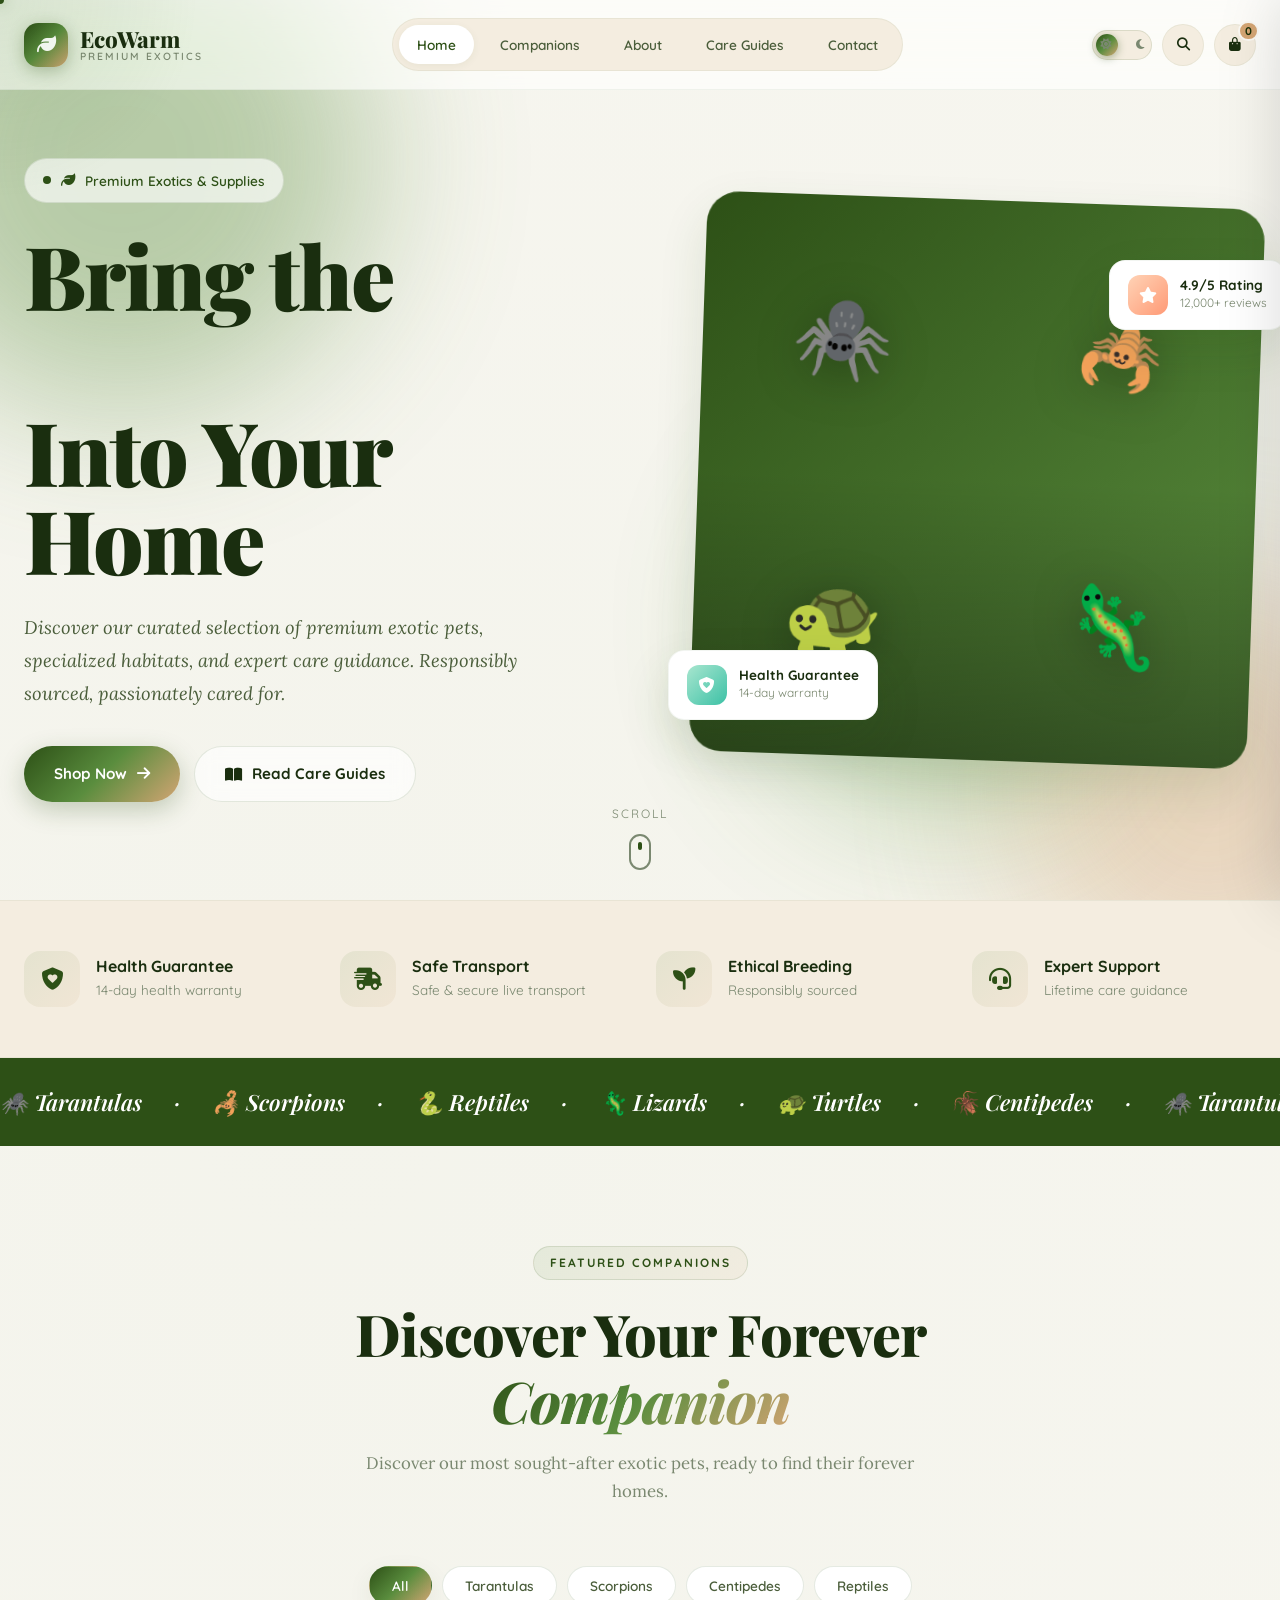
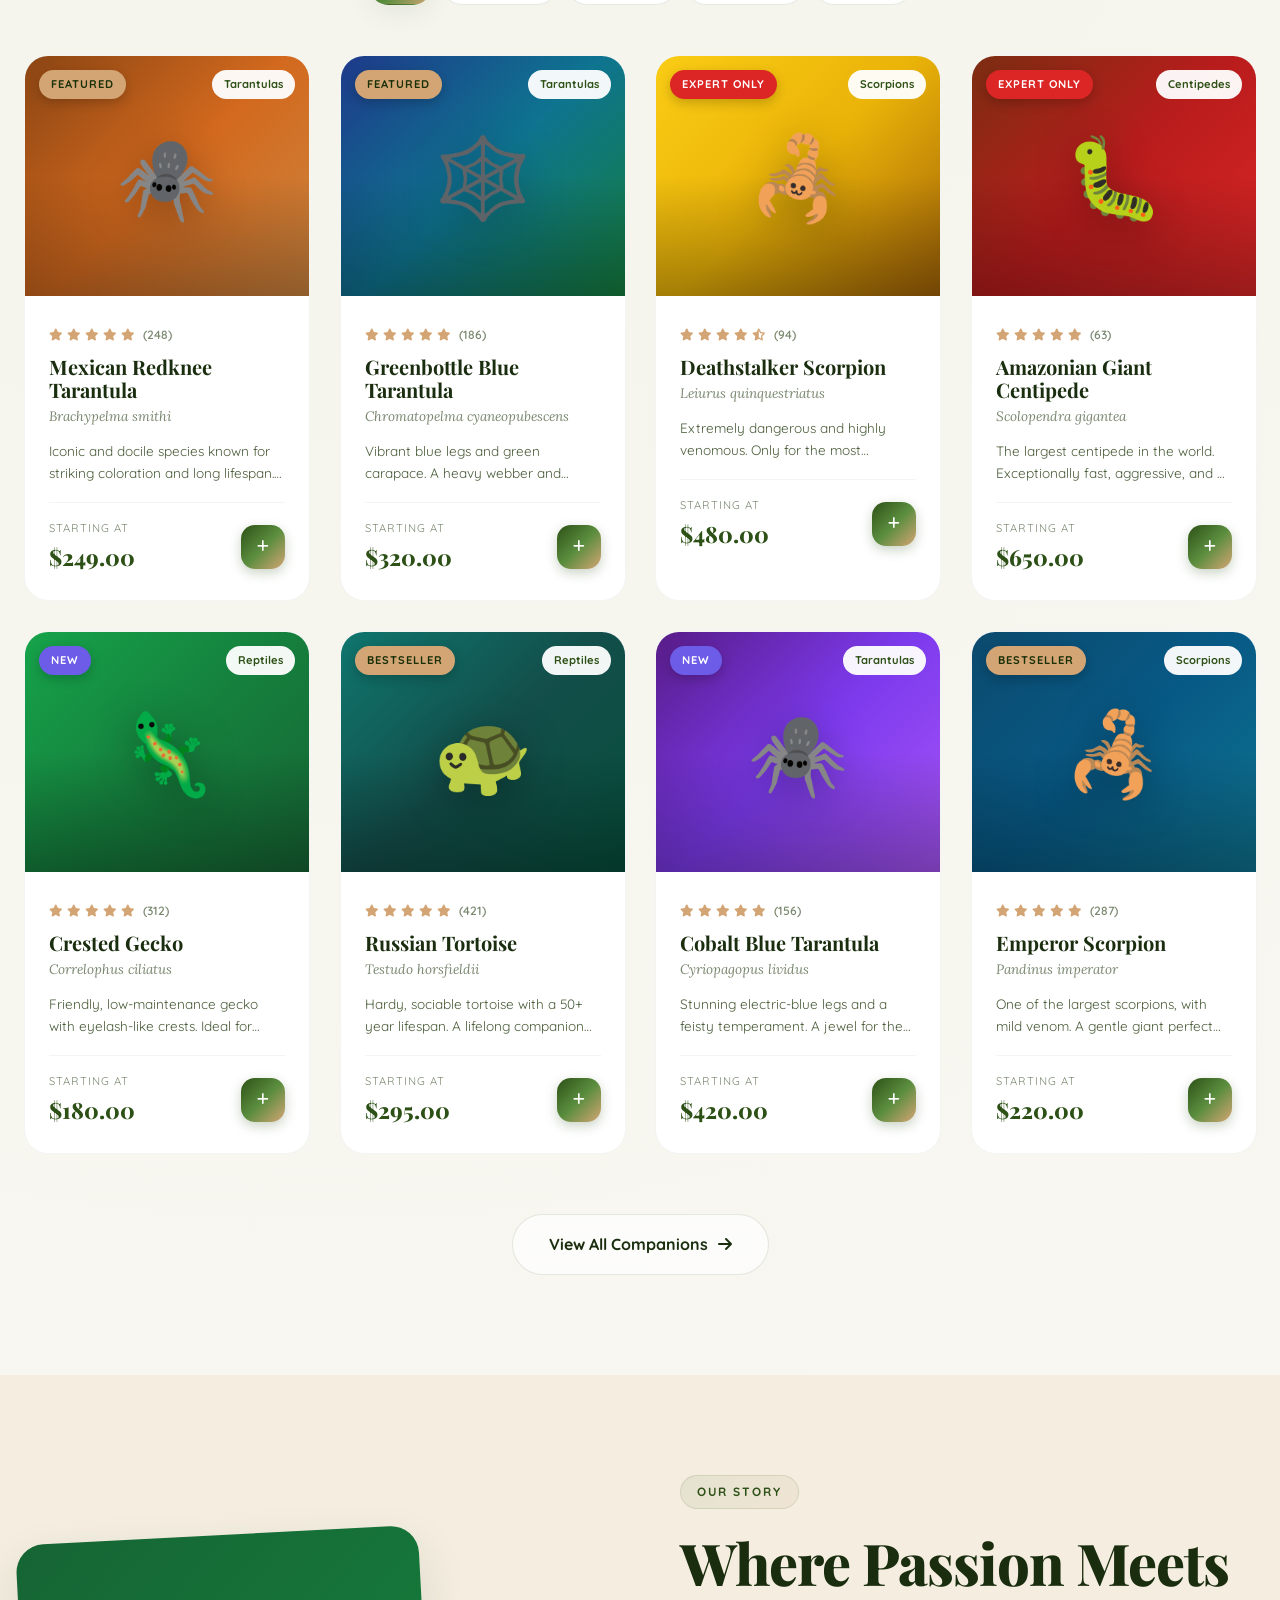
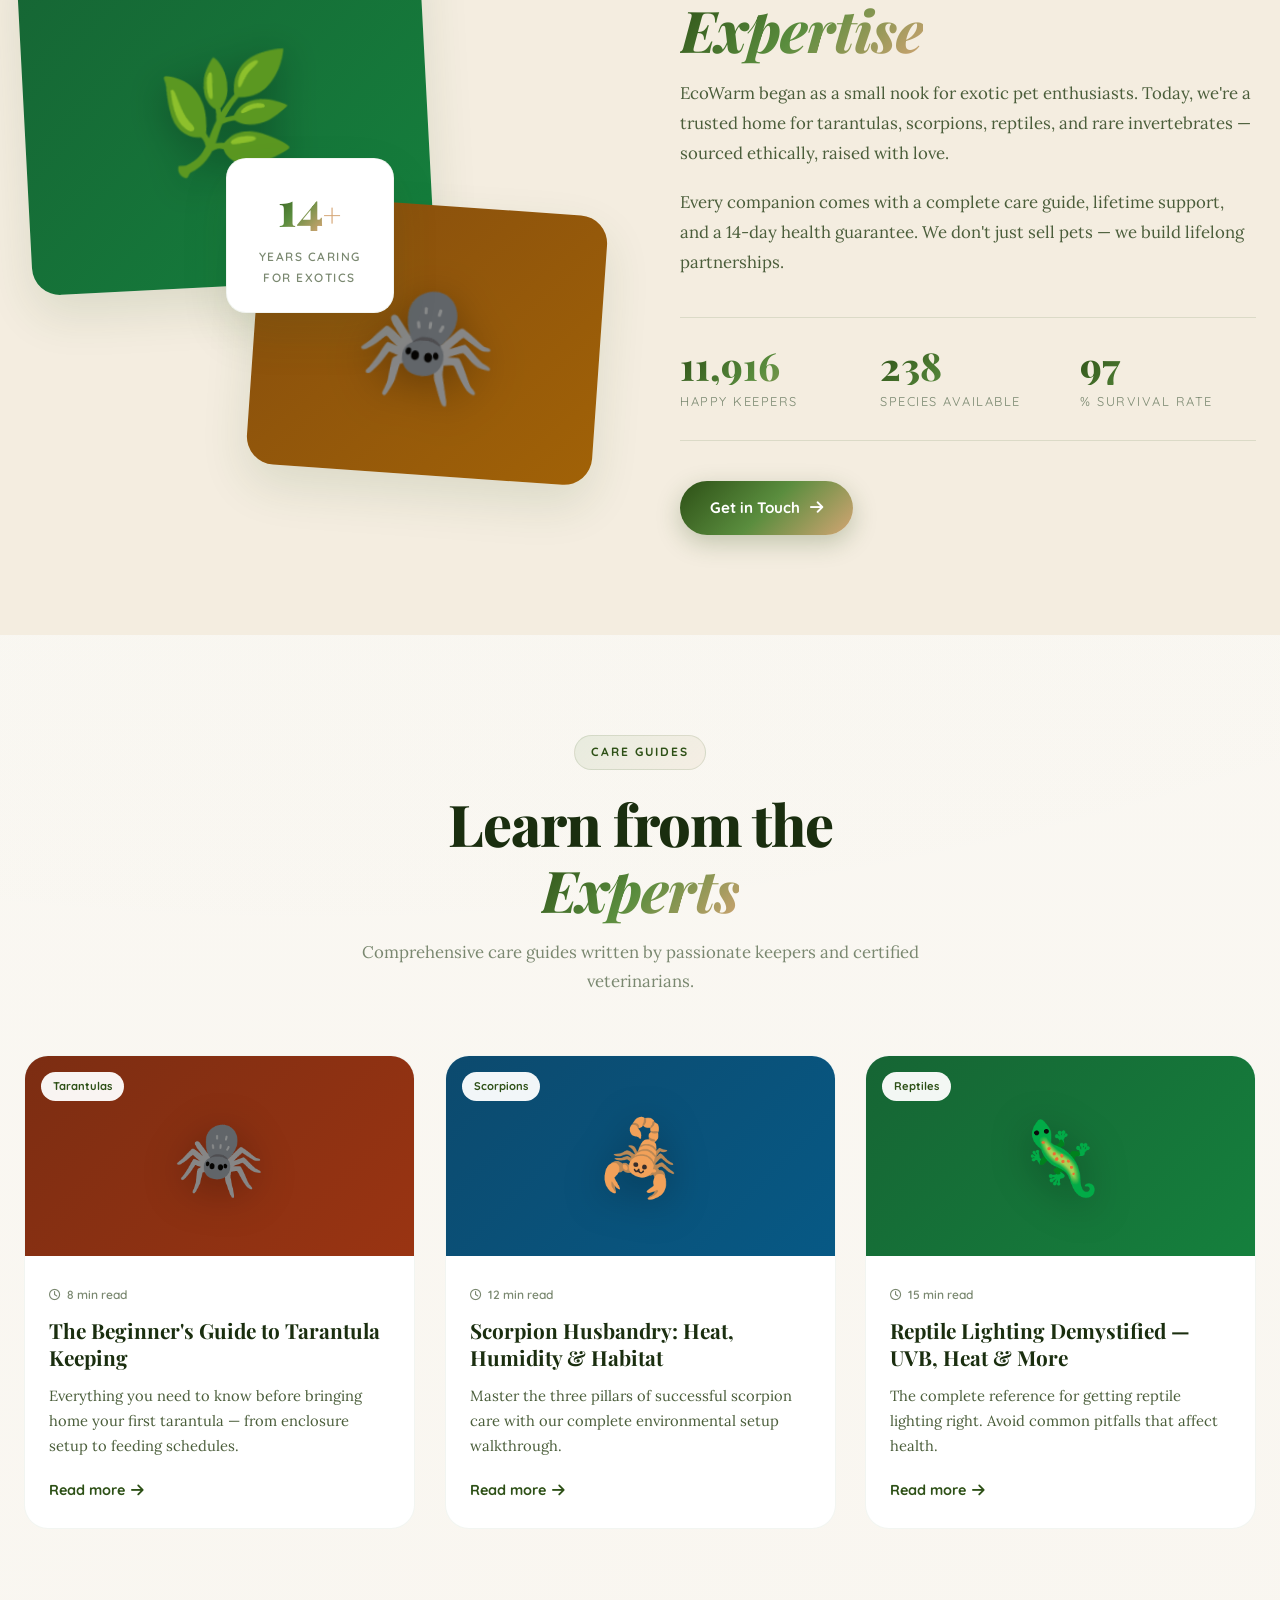
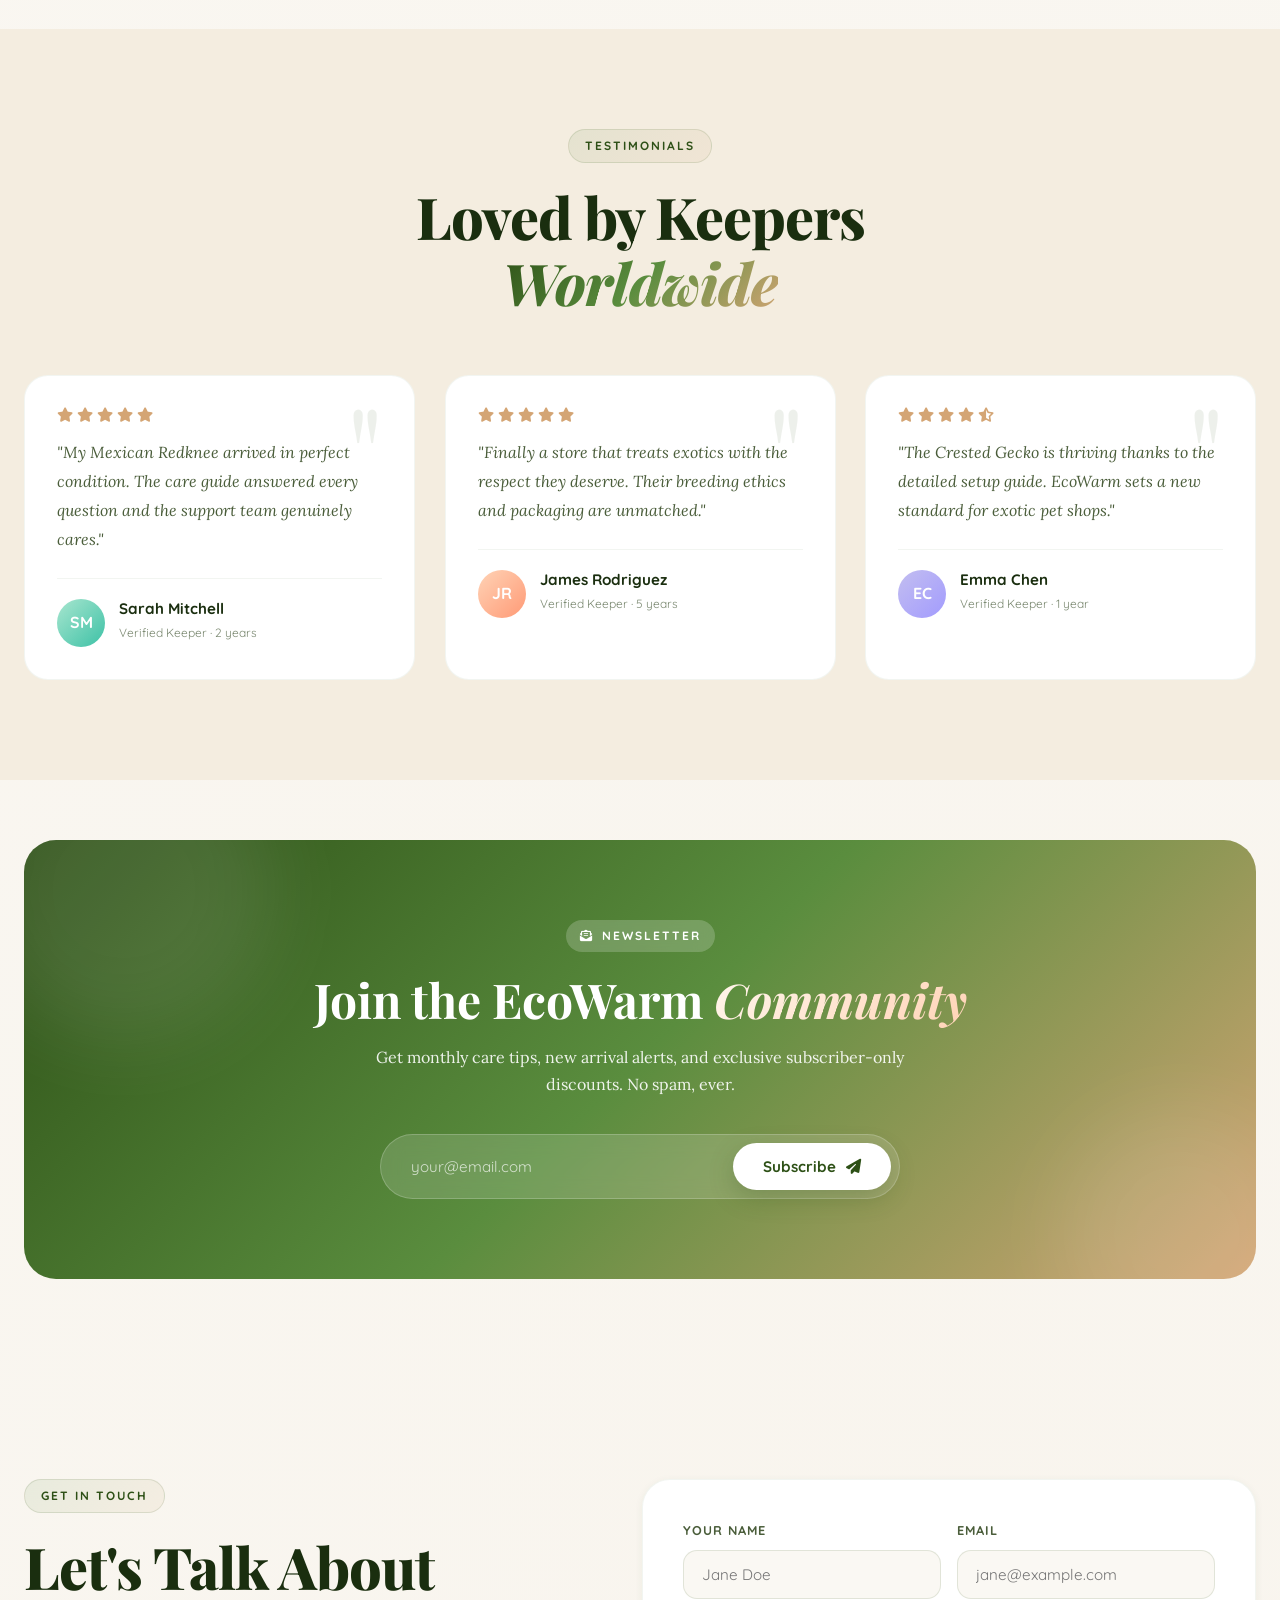
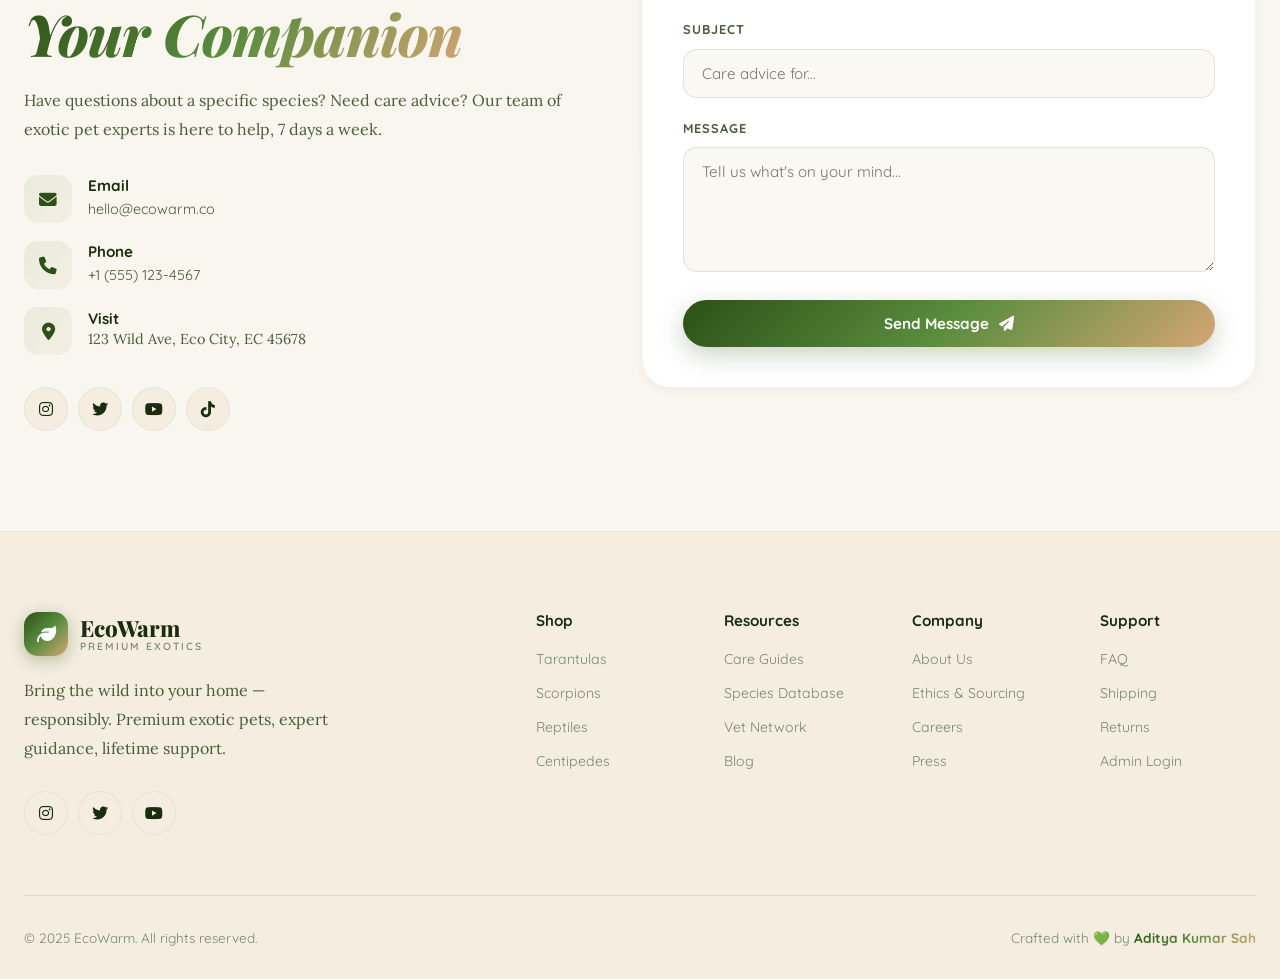
<file: index.html>
<!DOCTYPE html>
<html lang="en" data-theme="light">
<head>
    <meta charset="UTF-8">
    <meta name="viewport" content="width=device-width, initial-scale=1.0">
    <title>EcoWarm | Premium Exotic Pets & Care</title>
    <meta name="description" content="Discover rare exotic pets, premium habitats and expert care guidance. Responsibly sourced, passionately cared for.">
    <link rel="preconnect" href="https://fonts.googleapis.com">
    <link rel="preconnect" href="https://fonts.gstatic.com" crossorigin>
    <link href="https://fonts.googleapis.com/css2?family=Playfair+Display:wght@400;600;700;800;900&family=Quicksand:wght@400;500;600;700&family=Lora:ital,wght@0,400;0,500;0,600;1,400&display=swap" rel="stylesheet">
    <link rel="stylesheet" href="https://cdnjs.cloudflare.com/ajax/libs/font-awesome/6.5.0/css/all.min.css">
    <link rel="stylesheet" href="assets/css/style.css">
    <link rel="stylesheet" href="assets/css/animations.css">
</head>
<body class="bg-nature-pattern">
    <!-- Cursor Glow -->
    <div class="cursor-glow" id="cursorGlow"></div>
    <div class="cursor-dot" id="cursorDot"></div>

    <!-- Preloader -->
    <div class="preloader" id="preloader">
        <div class="pre-inner">
            <div class="pre-leaf">🌿</div>
            <div class="pre-bar"><div class="pre-bar-fill"></div></div>
            <p>Initializing the Nook<span class="dots"></span></p>
        </div>
    </div>

    <!-- Floating Orbs Background -->
    <div class="orbs-bg">
        <div class="orb orb-1"></div>
        <div class="orb orb-2"></div>
        <div class="orb orb-3"></div>
    </div>

    <!-- Scroll Progress Bar -->
    <div class="scroll-progress" id="scrollProgress"></div>


    <!-- Navigation -->
    <header class="navbar" id="navbar">
        <div class="nav-container">
            <a href="#" class="logo">
                <span class="logo-mark">
                    <i class="fas fa-leaf"></i>
                </span>
                <div class="logo-text-wrap">
                    <span class="logo-title">EcoWarm</span>
                    <span class="logo-sub">Premium Exotics</span>
                </div>
            </a>

            <nav class="nav-links" id="navLinks">
                <a href="#home" class="nav-link active"><span>Home</span></a>
                <a href="#products" class="nav-link"><span>Companions</span></a>
                <a href="#about" class="nav-link"><span>About</span></a>
                <a href="#guides" class="nav-link"><span>Care Guides</span></a>
                <a href="#contact" class="nav-link"><span>Contact</span></a>
            </nav>

            <div class="nav-actions">
                <button class="theme-toggle" id="themeToggle" aria-label="Toggle Theme">
                    <i class="fas fa-sun sun-icon"></i>
                    <i class="fas fa-moon moon-icon"></i>
                    <span class="toggle-thumb"></span>
                </button>
                <button class="icon-btn" aria-label="Search">
                    <i class="fas fa-search"></i>
                </button>
                <button class="cart-btn" id="cartBtn" aria-label="Cart">
                    <i class="fas fa-shopping-bag"></i>
                    <span class="cart-count">0</span>
                </button>
                <button class="mobile-menu-btn" id="mobileMenuBtn" aria-label="Menu">
                    <span></span><span></span><span></span>
                </button>
            </div>
        </div>
    </header>


    <!-- Hero Section -->
    <section class="hero" id="home">
        <div class="hero-particles" id="heroParticles"></div>
        <div class="hero-grid">
            <div class="hero-content">
                <div class="hero-badge">
                    <i class="fas fa-leaf"></i>
                    <span>Premium Exotics & Supplies</span>
                </div>
                <h1 class="hero-title">
                    <span class="title-line reveal-line">Bring the</span>
                    <span class="title-line reveal-line title-gradient">
                        <span class="word-cycle" id="wordCycle">Wild</span>
                    </span>
                    <span class="title-line reveal-line">Into Your Home</span>
                </h1>
                <p class="hero-subtitle reveal-line">
                    Discover our curated selection of premium exotic pets, specialized habitats, and expert care guidance. Responsibly sourced, passionately cared for.
                </p>
                <div class="hero-cta reveal-line">
                    <a href="#products" class="btn btn-primary">
                        <span>Shop Now</span>
                        <i class="fas fa-arrow-right"></i>
                    </a>
                    <a href="#guides" class="btn btn-ghost">
                        <i class="fas fa-book-open"></i>
                        <span>Read Care Guides</span>
                    </a>
                </div>
            </div>

            <div class="hero-visual reveal-fade">
                <div class="hero-card-stack">
                    <div class="hero-img-main">
                        <div class="hero-img-bg" style="background: linear-gradient(135deg, #2d5016, #5a8d3e);">
                            <div class="hero-img-overlay">
                                <div class="floating-emoji" style="--delay:0s">🕷️</div>
                                <div class="floating-emoji" style="--delay:1s">🦂</div>
                                <div class="floating-emoji" style="--delay:2s">🐢</div>
                                <div class="floating-emoji" style="--delay:0.5s">🦎</div>
                            </div>
                        </div>
                    </div>
                    <div class="hero-floating-card hf-1">
                        <div class="hf-icon" style="background:linear-gradient(135deg,#a8e6cf,#3dc1a6)">
                            <i class="fas fa-shield-heart"></i>
                        </div>
                        <div>
                            <h4>Health Guarantee</h4>
                            <p>14-day warranty</p>
                        </div>
                    </div>
                    <div class="hero-floating-card hf-2">
                        <div class="hf-icon" style="background:linear-gradient(135deg,#ffd3b6,#ff9a76)">
                            <i class="fas fa-star"></i>
                        </div>
                        <div>
                            <h4>4.9/5 Rating</h4>
                            <p>12,000+ reviews</p>
                        </div>
                    </div>
                </div>
            </div>
        </div>

        <a href="#trust-bar" class="hero-scroll">
            <span>Scroll</span>
            <div class="scroll-indicator"><div class="scroll-dot"></div></div>
        </a>
    </section>


    <!-- Trust Bar -->
    <section class="trust-bar" id="trust-bar">
        <div class="container">
            <div class="trust-grid">
                <div class="trust-item">
                    <div class="trust-icon"><i class="fas fa-shield-heart"></i></div>
                    <div>
                        <h4>Health Guarantee</h4>
                        <p>14-day health warranty</p>
                    </div>
                </div>
                <div class="trust-item">
                    <div class="trust-icon"><i class="fas fa-truck-fast"></i></div>
                    <div>
                        <h4>Safe Transport</h4>
                        <p>Safe & secure live transport</p>
                    </div>
                </div>
                <div class="trust-item">
                    <div class="trust-icon"><i class="fas fa-seedling"></i></div>
                    <div>
                        <h4>Ethical Breeding</h4>
                        <p>Responsibly sourced</p>
                    </div>
                </div>
                <div class="trust-item">
                    <div class="trust-icon"><i class="fas fa-headset"></i></div>
                    <div>
                        <h4>Expert Support</h4>
                        <p>Lifetime care guidance</p>
                    </div>
                </div>
            </div>
        </div>
    </section>

    <!-- Marquee -->
    <div class="marquee">
        <div class="marquee-track">
            <span>🕷️ Tarantulas</span><span>·</span>
            <span>🦂 Scorpions</span><span>·</span>
            <span>🐍 Reptiles</span><span>·</span>
            <span>🦎 Lizards</span><span>·</span>
            <span>🐢 Turtles</span><span>·</span>
            <span>🪳 Centipedes</span><span>·</span>
            <span>🕷️ Tarantulas</span><span>·</span>
            <span>🦂 Scorpions</span><span>·</span>
            <span>🐍 Reptiles</span><span>·</span>
            <span>🦎 Lizards</span><span>·</span>
            <span>🐢 Turtles</span><span>·</span>
            <span>🪳 Centipedes</span><span>·</span>
        </div>
    </div>


    <!-- Products Section -->
    <section class="products" id="products">
        <div class="container">
            <div class="section-head reveal">
                <span class="eyebrow">Featured Companions</span>
                <h2 class="section-title">Discover Your Forever<br><em>Companion</em></h2>
                <p class="section-sub">Discover our most sought-after exotic pets, ready to find their forever homes.</p>
            </div>

            <div class="filter-pills reveal">
                <button class="pill active" data-filter="all">All</button>
                <button class="pill" data-filter="tarantulas">Tarantulas</button>
                <button class="pill" data-filter="scorpions">Scorpions</button>
                <button class="pill" data-filter="centipedes">Centipedes</button>
                <button class="pill" data-filter="reptiles">Reptiles</button>
            </div>

            <div class="products-grid">

                <article class="product-card reveal" data-cat="tarantulas">
                    <div class="pc-media" style="background:linear-gradient(135deg,#8B4513,#D2691E,#CD853F);">
                        <div class="pc-emoji">🕷️</div>
                        <span class="pc-badge">Featured</span>
                        <span class="pc-cat">Tarantulas</span>
                        <div class="pc-actions">
                            <button class="pc-act" aria-label="Wishlist"><i class="far fa-heart"></i></button>
                            <button class="pc-act" aria-label="Quick View"><i class="far fa-eye"></i></button>
                        </div>
                    </div>
                    <div class="pc-body">
                        <div class="pc-meta">
                            <div class="pc-rating">
                                <i class="fas fa-star"></i><i class="fas fa-star"></i><i class="fas fa-star"></i><i class="fas fa-star"></i><i class="fas fa-star"></i>
                                <span>(248)</span>
                            </div>
                        </div>
                        <h3 class="pc-name">Mexican Redknee Tarantula</h3>
                        <p class="pc-latin"><i>Brachypelma smithi</i></p>
                        <p class="pc-desc">Iconic and docile species known for striking coloration and long lifespan. Perfect for beginners.</p>
                        <div class="pc-foot">
                            <div class="pc-price">
                                <span class="pc-price-label">Starting at</span>
                                <strong>$249.00</strong>
                            </div>
                            <button class="pc-cart-btn" data-product="mexican-redknee" data-price="249.00">
                                <i class="fas fa-plus"></i>
                            </button>
                        </div>
                    </div>
                </article>


                <article class="product-card reveal" data-cat="tarantulas">
                    <div class="pc-media" style="background:linear-gradient(135deg,#1e3a8a,#0e7490,#15803d);">
                        <div class="pc-emoji">🕸️</div>
                        <span class="pc-badge">Featured</span>
                        <span class="pc-cat">Tarantulas</span>
                        <div class="pc-actions">
                            <button class="pc-act"><i class="far fa-heart"></i></button>
                            <button class="pc-act"><i class="far fa-eye"></i></button>
                        </div>
                    </div>
                    <div class="pc-body">
                        <div class="pc-meta">
                            <div class="pc-rating">
                                <i class="fas fa-star"></i><i class="fas fa-star"></i><i class="fas fa-star"></i><i class="fas fa-star"></i><i class="fas fa-star"></i>
                                <span>(186)</span>
                            </div>
                        </div>
                        <h3 class="pc-name">Greenbottle Blue Tarantula</h3>
                        <p class="pc-latin"><i>Chromatopelma cyaneopubescens</i></p>
                        <p class="pc-desc">Vibrant blue legs and green carapace. A heavy webber and stunning display tarantula.</p>
                        <div class="pc-foot">
                            <div class="pc-price">
                                <span class="pc-price-label">Starting at</span>
                                <strong>$320.00</strong>
                            </div>
                            <button class="pc-cart-btn" data-product="greenbottle-blue" data-price="320.00">
                                <i class="fas fa-plus"></i>
                            </button>
                        </div>
                    </div>
                </article>

                <article class="product-card reveal" data-cat="scorpions">
                    <div class="pc-media" style="background:linear-gradient(135deg,#facc15,#eab308,#a16207);">
                        <div class="pc-emoji">🦂</div>
                        <span class="pc-badge danger">Expert Only</span>
                        <span class="pc-cat">Scorpions</span>
                        <div class="pc-actions">
                            <button class="pc-act"><i class="far fa-heart"></i></button>
                            <button class="pc-act"><i class="far fa-eye"></i></button>
                        </div>
                    </div>
                    <div class="pc-body">
                        <div class="pc-meta">
                            <div class="pc-rating">
                                <i class="fas fa-star"></i><i class="fas fa-star"></i><i class="fas fa-star"></i><i class="fas fa-star"></i><i class="fas fa-star-half-alt"></i>
                                <span>(94)</span>
                            </div>
                        </div>
                        <h3 class="pc-name">Deathstalker Scorpion</h3>
                        <p class="pc-latin"><i>Leiurus quinquestriatus</i></p>
                        <p class="pc-desc">Extremely dangerous and highly venomous. Only for the most experienced and careful keepers.</p>
                        <div class="pc-foot">
                            <div class="pc-price">
                                <span class="pc-price-label">Starting at</span>
                                <strong>$480.00</strong>
                            </div>
                            <button class="pc-cart-btn" data-product="deathstalker" data-price="480.00">
                                <i class="fas fa-plus"></i>
                            </button>
                        </div>
                    </div>
                </article>


                <article class="product-card reveal" data-cat="centipedes">
                    <div class="pc-media" style="background:linear-gradient(135deg,#7c2d12,#b91c1c,#dc2626);">
                        <div class="pc-emoji">🐛</div>
                        <span class="pc-badge danger">Expert Only</span>
                        <span class="pc-cat">Centipedes</span>
                        <div class="pc-actions">
                            <button class="pc-act"><i class="far fa-heart"></i></button>
                            <button class="pc-act"><i class="far fa-eye"></i></button>
                        </div>
                    </div>
                    <div class="pc-body">
                        <div class="pc-meta">
                            <div class="pc-rating">
                                <i class="fas fa-star"></i><i class="fas fa-star"></i><i class="fas fa-star"></i><i class="fas fa-star"></i><i class="fas fa-star"></i>
                                <span>(63)</span>
                            </div>
                        </div>
                        <h3 class="pc-name">Amazonian Giant Centipede</h3>
                        <p class="pc-latin"><i>Scolopendra gigantea</i></p>
                        <p class="pc-desc">The largest centipede in the world. Exceptionally fast, aggressive, and a true monster invertebrate.</p>
                        <div class="pc-foot">
                            <div class="pc-price">
                                <span class="pc-price-label">Starting at</span>
                                <strong>$650.00</strong>
                            </div>
                            <button class="pc-cart-btn" data-product="giant-centipede" data-price="650.00">
                                <i class="fas fa-plus"></i>
                            </button>
                        </div>
                    </div>
                </article>

                <article class="product-card reveal" data-cat="reptiles">
                    <div class="pc-media" style="background:linear-gradient(135deg,#16a34a,#15803d,#166534);">
                        <div class="pc-emoji">🦎</div>
                        <span class="pc-badge new">New</span>
                        <span class="pc-cat">Reptiles</span>
                        <div class="pc-actions">
                            <button class="pc-act"><i class="far fa-heart"></i></button>
                            <button class="pc-act"><i class="far fa-eye"></i></button>
                        </div>
                    </div>
                    <div class="pc-body">
                        <div class="pc-meta">
                            <div class="pc-rating">
                                <i class="fas fa-star"></i><i class="fas fa-star"></i><i class="fas fa-star"></i><i class="fas fa-star"></i><i class="fas fa-star"></i>
                                <span>(312)</span>
                            </div>
                        </div>
                        <h3 class="pc-name">Crested Gecko</h3>
                        <p class="pc-latin"><i>Correlophus ciliatus</i></p>
                        <p class="pc-desc">Friendly, low-maintenance gecko with eyelash-like crests. Ideal for first-time reptile keepers.</p>
                        <div class="pc-foot">
                            <div class="pc-price">
                                <span class="pc-price-label">Starting at</span>
                                <strong>$180.00</strong>
                            </div>
                            <button class="pc-cart-btn" data-product="crested-gecko" data-price="180.00">
                                <i class="fas fa-plus"></i>
                            </button>
                        </div>
                    </div>
                </article>


                <article class="product-card reveal" data-cat="reptiles">
                    <div class="pc-media" style="background:linear-gradient(135deg,#0f766e,#134e4a,#064e3b);">
                        <div class="pc-emoji">🐢</div>
                        <span class="pc-badge">Bestseller</span>
                        <span class="pc-cat">Reptiles</span>
                        <div class="pc-actions">
                            <button class="pc-act"><i class="far fa-heart"></i></button>
                            <button class="pc-act"><i class="far fa-eye"></i></button>
                        </div>
                    </div>
                    <div class="pc-body">
                        <div class="pc-meta">
                            <div class="pc-rating">
                                <i class="fas fa-star"></i><i class="fas fa-star"></i><i class="fas fa-star"></i><i class="fas fa-star"></i><i class="fas fa-star"></i>
                                <span>(421)</span>
                            </div>
                        </div>
                        <h3 class="pc-name">Russian Tortoise</h3>
                        <p class="pc-latin"><i>Testudo horsfieldii</i></p>
                        <p class="pc-desc">Hardy, sociable tortoise with a 50+ year lifespan. A lifelong companion for the patient keeper.</p>
                        <div class="pc-foot">
                            <div class="pc-price">
                                <span class="pc-price-label">Starting at</span>
                                <strong>$295.00</strong>
                            </div>
                            <button class="pc-cart-btn" data-product="russian-tortoise" data-price="295.00">
                                <i class="fas fa-plus"></i>
                            </button>
                        </div>
                    </div>
                </article>

                <article class="product-card reveal" data-cat="tarantulas">
                    <div class="pc-media" style="background:linear-gradient(135deg,#581c87,#7c3aed,#a855f7);">
                        <div class="pc-emoji">🕷️</div>
                        <span class="pc-badge new">New</span>
                        <span class="pc-cat">Tarantulas</span>
                        <div class="pc-actions">
                            <button class="pc-act"><i class="far fa-heart"></i></button>
                            <button class="pc-act"><i class="far fa-eye"></i></button>
                        </div>
                    </div>
                    <div class="pc-body">
                        <div class="pc-meta">
                            <div class="pc-rating">
                                <i class="fas fa-star"></i><i class="fas fa-star"></i><i class="fas fa-star"></i><i class="fas fa-star"></i><i class="fas fa-star"></i>
                                <span>(156)</span>
                            </div>
                        </div>
                        <h3 class="pc-name">Cobalt Blue Tarantula</h3>
                        <p class="pc-latin"><i>Cyriopagopus lividus</i></p>
                        <p class="pc-desc">Stunning electric-blue legs and a feisty temperament. A jewel for the experienced collector.</p>
                        <div class="pc-foot">
                            <div class="pc-price">
                                <span class="pc-price-label">Starting at</span>
                                <strong>$420.00</strong>
                            </div>
                            <button class="pc-cart-btn" data-product="cobalt-blue" data-price="420.00">
                                <i class="fas fa-plus"></i>
                            </button>
                        </div>
                    </div>
                </article>


                <article class="product-card reveal" data-cat="scorpions">
                    <div class="pc-media" style="background:linear-gradient(135deg,#0c4a6e,#075985,#0e7490);">
                        <div class="pc-emoji">🦂</div>
                        <span class="pc-badge">Bestseller</span>
                        <span class="pc-cat">Scorpions</span>
                        <div class="pc-actions">
                            <button class="pc-act"><i class="far fa-heart"></i></button>
                            <button class="pc-act"><i class="far fa-eye"></i></button>
                        </div>
                    </div>
                    <div class="pc-body">
                        <div class="pc-meta">
                            <div class="pc-rating">
                                <i class="fas fa-star"></i><i class="fas fa-star"></i><i class="fas fa-star"></i><i class="fas fa-star"></i><i class="fas fa-star"></i>
                                <span>(287)</span>
                            </div>
                        </div>
                        <h3 class="pc-name">Emperor Scorpion</h3>
                        <p class="pc-latin"><i>Pandinus imperator</i></p>
                        <p class="pc-desc">One of the largest scorpions, with mild venom. A gentle giant perfect for beginners.</p>
                        <div class="pc-foot">
                            <div class="pc-price">
                                <span class="pc-price-label">Starting at</span>
                                <strong>$220.00</strong>
                            </div>
                            <button class="pc-cart-btn" data-product="emperor-scorpion" data-price="220.00">
                                <i class="fas fa-plus"></i>
                            </button>
                        </div>
                    </div>
                </article>

            </div>

            <div class="view-all-wrap reveal">
                <a href="#" class="btn btn-ghost btn-large">
                    <span>View All Companions</span>
                    <i class="fas fa-arrow-right"></i>
                </a>
            </div>
        </div>
    </section>


    <!-- About / Story Section -->
    <section class="about" id="about">
        <div class="container">
            <div class="about-grid">
                <div class="about-visual reveal-fade">
                    <div class="about-stack">
                        <div class="about-card-img" style="background:linear-gradient(135deg,#166534,#15803d);">
                            <span class="huge-emoji">🌿</span>
                        </div>
                        <div class="about-card-img a-mid" style="background:linear-gradient(135deg,#854d0e,#a16207);">
                            <span class="huge-emoji">🕷️</span>
                        </div>
                        <div class="about-stat-card">
                            <div class="asc-row">
                                <span class="asc-num" data-count="15">0</span>
                                <span class="asc-plus">+</span>
                            </div>
                            <span class="asc-label">Years Caring<br>for Exotics</span>
                        </div>
                    </div>
                </div>
                <div class="about-content reveal">
                    <span class="eyebrow">Our Story</span>
                    <h2 class="section-title">Where Passion Meets<br><em>Expertise</em></h2>
                    <p>EcoWarm began as a small nook for exotic pet enthusiasts. Today, we're a trusted home for tarantulas, scorpions, reptiles, and rare invertebrates — sourced ethically, raised with love.</p>
                    <p>Every companion comes with a complete care guide, lifetime support, and a 14-day health guarantee. We don't just sell pets — we build lifelong partnerships.</p>

                    <div class="about-stats">
                        <div class="ab-stat">
                            <strong data-count="12000">0</strong>
                            <span>Happy Keepers</span>
                        </div>
                        <div class="ab-stat">
                            <strong data-count="240">0</strong>
                            <span>Species Available</span>
                        </div>
                        <div class="ab-stat">
                            <strong data-count="98">0</strong>
                            <span>% Survival Rate</span>
                        </div>
                    </div>

                    <a href="#contact" class="btn btn-primary">
                        <span>Get in Touch</span>
                        <i class="fas fa-arrow-right"></i>
                    </a>
                </div>
            </div>
        </div>
    </section>


    <!-- Care Guides -->
    <section class="guides" id="guides">
        <div class="container">
            <div class="section-head reveal">
                <span class="eyebrow">Care Guides</span>
                <h2 class="section-title">Learn from the<br><em>Experts</em></h2>
                <p class="section-sub">Comprehensive care guides written by passionate keepers and certified veterinarians.</p>
            </div>

            <div class="guides-grid">
                <article class="guide-card reveal">
                    <div class="guide-thumb" style="background:linear-gradient(135deg,#7c2d12,#9a3412);">
                        <span class="guide-emoji">🕷️</span>
                        <span class="guide-tag">Tarantulas</span>
                    </div>
                    <div class="guide-body">
                        <span class="guide-meta"><i class="far fa-clock"></i> 8 min read</span>
                        <h3>The Beginner's Guide to Tarantula Keeping</h3>
                        <p>Everything you need to know before bringing home your first tarantula — from enclosure setup to feeding schedules.</p>
                        <a href="#" class="guide-link">Read more <i class="fas fa-arrow-right"></i></a>
                    </div>
                </article>

                <article class="guide-card reveal">
                    <div class="guide-thumb" style="background:linear-gradient(135deg,#0c4a6e,#075985);">
                        <span class="guide-emoji">🦂</span>
                        <span class="guide-tag">Scorpions</span>
                    </div>
                    <div class="guide-body">
                        <span class="guide-meta"><i class="far fa-clock"></i> 12 min read</span>
                        <h3>Scorpion Husbandry: Heat, Humidity & Habitat</h3>
                        <p>Master the three pillars of successful scorpion care with our complete environmental setup walkthrough.</p>
                        <a href="#" class="guide-link">Read more <i class="fas fa-arrow-right"></i></a>
                    </div>
                </article>

                <article class="guide-card reveal">
                    <div class="guide-thumb" style="background:linear-gradient(135deg,#166534,#15803d);">
                        <span class="guide-emoji">🦎</span>
                        <span class="guide-tag">Reptiles</span>
                    </div>
                    <div class="guide-body">
                        <span class="guide-meta"><i class="far fa-clock"></i> 15 min read</span>
                        <h3>Reptile Lighting Demystified — UVB, Heat & More</h3>
                        <p>The complete reference for getting reptile lighting right. Avoid common pitfalls that affect health.</p>
                        <a href="#" class="guide-link">Read more <i class="fas fa-arrow-right"></i></a>
                    </div>
                </article>
            </div>
        </div>
    </section>


    <!-- Testimonials -->
    <section class="testimonials">
        <div class="container">
            <div class="section-head reveal">
                <span class="eyebrow">Testimonials</span>
                <h2 class="section-title">Loved by Keepers<br><em>Worldwide</em></h2>
            </div>

            <div class="testi-grid">
                <article class="testi-card reveal">
                    <div class="testi-stars">
                        <i class="fas fa-star"></i><i class="fas fa-star"></i><i class="fas fa-star"></i><i class="fas fa-star"></i><i class="fas fa-star"></i>
                    </div>
                    <p class="testi-quote">"My Mexican Redknee arrived in perfect condition. The care guide answered every question and the support team genuinely cares."</p>
                    <div class="testi-author">
                        <div class="testi-avatar" style="background:linear-gradient(135deg,#a8e6cf,#3dc1a6)">SM</div>
                        <div>
                            <h4>Sarah Mitchell</h4>
                            <span>Verified Keeper · 2 years</span>
                        </div>
                    </div>
                </article>

                <article class="testi-card reveal">
                    <div class="testi-stars">
                        <i class="fas fa-star"></i><i class="fas fa-star"></i><i class="fas fa-star"></i><i class="fas fa-star"></i><i class="fas fa-star"></i>
                    </div>
                    <p class="testi-quote">"Finally a store that treats exotics with the respect they deserve. Their breeding ethics and packaging are unmatched."</p>
                    <div class="testi-author">
                        <div class="testi-avatar" style="background:linear-gradient(135deg,#ffd3b6,#ff9a76)">JR</div>
                        <div>
                            <h4>James Rodriguez</h4>
                            <span>Verified Keeper · 5 years</span>
                        </div>
                    </div>
                </article>

                <article class="testi-card reveal">
                    <div class="testi-stars">
                        <i class="fas fa-star"></i><i class="fas fa-star"></i><i class="fas fa-star"></i><i class="fas fa-star"></i><i class="fas fa-star-half-alt"></i>
                    </div>
                    <p class="testi-quote">"The Crested Gecko is thriving thanks to the detailed setup guide. EcoWarm sets a new standard for exotic pet shops."</p>
                    <div class="testi-author">
                        <div class="testi-avatar" style="background:linear-gradient(135deg,#c3bef0,#a29bfe)">EC</div>
                        <div>
                            <h4>Emma Chen</h4>
                            <span>Verified Keeper · 1 year</span>
                        </div>
                    </div>
                </article>
            </div>
        </div>
    </section>


    <!-- CTA / Newsletter -->
    <section class="cta-section">
        <div class="container">
            <div class="cta-card reveal">
                <div class="cta-orb cta-orb-1"></div>
                <div class="cta-orb cta-orb-2"></div>
                <div class="cta-content">
                    <span class="cta-eyebrow"><i class="fas fa-envelope-open-text"></i> Newsletter</span>
                    <h2>Join the EcoWarm <em>Community</em></h2>
                    <p>Get monthly care tips, new arrival alerts, and exclusive subscriber-only discounts. No spam, ever.</p>
                    <form class="cta-form" id="newsletterForm">
                        <input type="email" placeholder="your@email.com" required>
                        <button type="submit" class="btn btn-primary">
                            <span>Subscribe</span>
                            <i class="fas fa-paper-plane"></i>
                        </button>
                    </form>
                </div>
            </div>
        </div>
    </section>

    <!-- Contact Section -->
    <section class="contact" id="contact">
        <div class="container">
            <div class="contact-grid">
                <div class="contact-info reveal">
                    <span class="eyebrow">Get in Touch</span>
                    <h2 class="section-title">Let's Talk About<br><em>Your Companion</em></h2>
                    <p>Have questions about a specific species? Need care advice? Our team of exotic pet experts is here to help, 7 days a week.</p>

                    <ul class="contact-list">
                        <li>
                            <div class="ci-icn"><i class="fas fa-envelope"></i></div>
                            <div>
                                <h4>Email</h4>
                                <a href="mailto:hello@ecowarm.co">hello@ecowarm.co</a>
                            </div>
                        </li>
                        <li>
                            <div class="ci-icn"><i class="fas fa-phone"></i></div>
                            <div>
                                <h4>Phone</h4>
                                <a href="tel:+15551234567">+1 (555) 123-4567</a>
                            </div>
                        </li>
                        <li>
                            <div class="ci-icn"><i class="fas fa-location-dot"></i></div>
                            <div>
                                <h4>Visit</h4>
                                <p>123 Wild Ave, Eco City, EC 45678</p>
                            </div>
                        </li>
                    </ul>

                    <div class="social-row">
                        <a href="#" class="social-btn"><i class="fab fa-instagram"></i></a>
                        <a href="#" class="social-btn"><i class="fab fa-twitter"></i></a>
                        <a href="#" class="social-btn"><i class="fab fa-youtube"></i></a>
                        <a href="#" class="social-btn"><i class="fab fa-tiktok"></i></a>
                    </div>
                </div>

                <form class="contact-form reveal" id="contactForm">
                    <div class="cf-row">
                        <div class="cf-group">
                            <label>Your Name</label>
                            <input type="text" required placeholder="Jane Doe">
                        </div>
                        <div class="cf-group">
                            <label>Email</label>
                            <input type="email" required placeholder="jane@example.com">
                        </div>
                    </div>
                    <div class="cf-group">
                        <label>Subject</label>
                        <input type="text" placeholder="Care advice for...">
                    </div>
                    <div class="cf-group">
                        <label>Message</label>
                        <textarea rows="5" required placeholder="Tell us what's on your mind..."></textarea>
                    </div>
                    <button type="submit" class="btn btn-primary btn-full">
                        <span>Send Message</span>
                        <i class="fas fa-paper-plane"></i>
                    </button>
                </form>
            </div>
        </div>
    </section>


    <!-- Footer -->
    <footer class="footer">
        <div class="container">
            <div class="footer-top">
                <div class="footer-brand">
                    <a href="#" class="logo">
                        <span class="logo-mark"><i class="fas fa-leaf"></i></span>
                        <div class="logo-text-wrap">
                            <span class="logo-title">EcoWarm</span>
                            <span class="logo-sub">Premium Exotics</span>
                        </div>
                    </a>
                    <p>Bring the wild into your home — responsibly. Premium exotic pets, expert guidance, lifetime support.</p>
                    <div class="social-row">
                        <a href="#" class="social-btn"><i class="fab fa-instagram"></i></a>
                        <a href="#" class="social-btn"><i class="fab fa-twitter"></i></a>
                        <a href="#" class="social-btn"><i class="fab fa-youtube"></i></a>
                    </div>
                </div>
                <div class="footer-cols">
                    <div class="footer-col">
                        <h4>Shop</h4>
                        <a href="#">Tarantulas</a>
                        <a href="#">Scorpions</a>
                        <a href="#">Reptiles</a>
                        <a href="#">Centipedes</a>
                    </div>
                    <div class="footer-col">
                        <h4>Resources</h4>
                        <a href="#">Care Guides</a>
                        <a href="#">Species Database</a>
                        <a href="#">Vet Network</a>
                        <a href="#">Blog</a>
                    </div>
                    <div class="footer-col">
                        <h4>Company</h4>
                        <a href="#">About Us</a>
                        <a href="#">Ethics & Sourcing</a>
                        <a href="#">Careers</a>
                        <a href="#">Press</a>
                    </div>
                    <div class="footer-col">
                        <h4>Support</h4>
                        <a href="#">FAQ</a>
                        <a href="#">Shipping</a>
                        <a href="#">Returns</a>
                        <a href="admin/login.html">Admin Login</a>
                    </div>
                </div>
            </div>
            <div class="footer-bottom">
                <p>&copy; 2025 EcoWarm. All rights reserved.</p>
                <p class="creator">Crafted with <span class="heart">💚</span> by <strong>Aditya Kumar Sah</strong></p>
            </div>
        </div>
    </footer>

    <!-- Cart Drawer -->
    <div class="cart-overlay" id="cartOverlay"></div>
    <aside class="cart-drawer" id="cartDrawer">
        <header class="cart-head">
            <h3><i class="fas fa-shopping-bag"></i> Your Cart</h3>
            <button class="cart-close" id="cartClose"><i class="fas fa-times"></i></button>
        </header>
        <div class="cart-list" id="cartList">
            <div class="cart-empty">
                <div class="ce-icon">🛒</div>
                <h4>Your cart is empty</h4>
                <p>Discover our exotic companions</p>
            </div>
        </div>
        <footer class="cart-foot" id="cartFoot" style="display:none;">
            <div class="cart-totals">
                <span>Subtotal</span>
                <strong id="cartTotal">$0.00</strong>
            </div>
            <button class="btn btn-primary btn-full">
                <span>Checkout</span>
                <i class="fas fa-arrow-right"></i>
            </button>
        </footer>
    </aside>

    <!-- Toast Container -->
    <div class="toast-container" id="toastContainer"></div>

    <!-- Scripts -->
    <script src="assets/js/main.js"></script>
    <script src="assets/js/animations.js"></script>
</body>
</html>
</file>
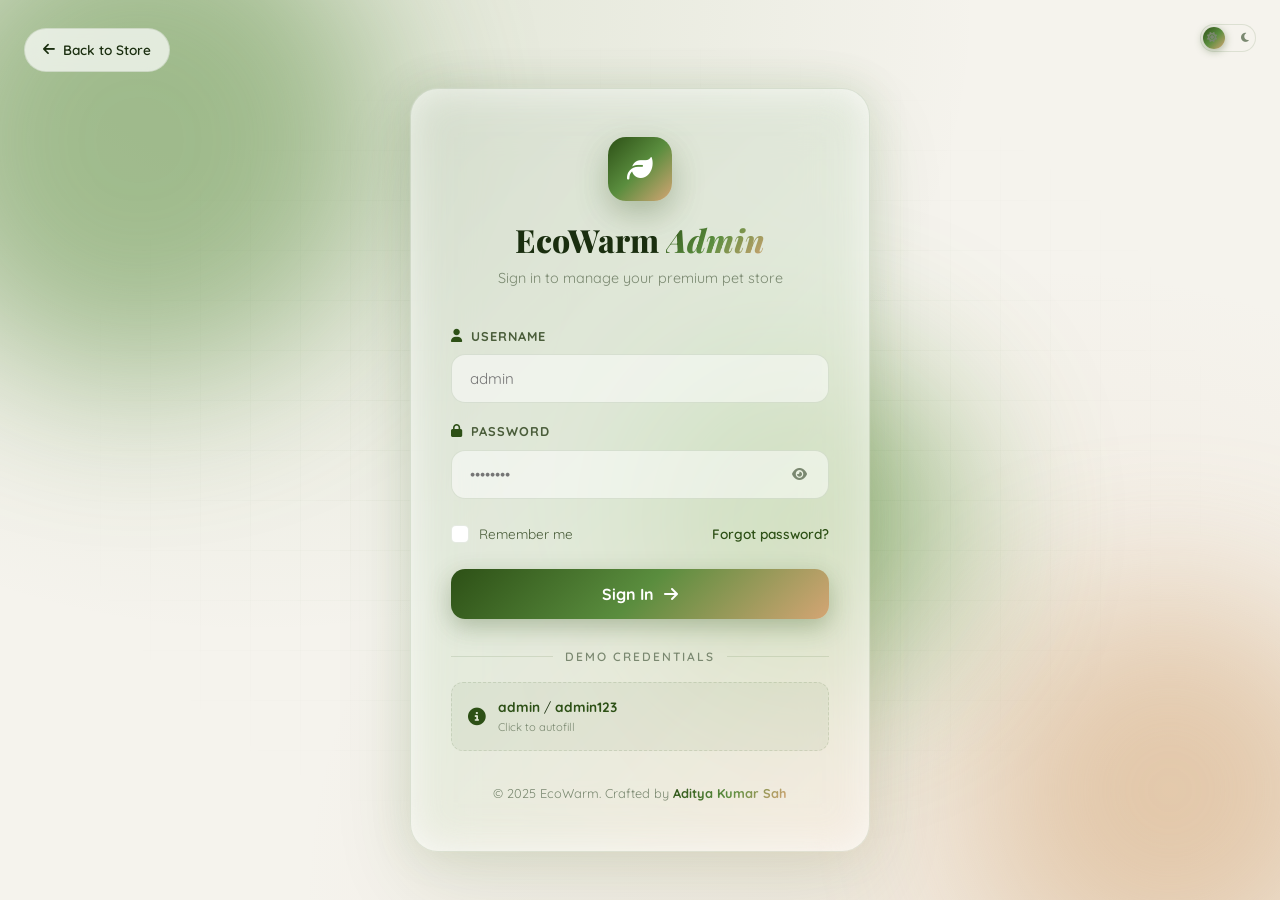
<file: admin/login.html>
<!DOCTYPE html>
<html lang="en" data-theme="light">
<head>
    <meta charset="UTF-8">
    <meta name="viewport" content="width=device-width, initial-scale=1.0">
    <title>EcoWarm Admin · Sign In</title>
    <link href="https://fonts.googleapis.com/css2?family=Playfair+Display:wght@700;800;900&family=Quicksand:wght@400;500;600;700&display=swap" rel="stylesheet">
    <link rel="stylesheet" href="https://cdnjs.cloudflare.com/ajax/libs/font-awesome/6.5.0/css/all.min.css">
    <link rel="stylesheet" href="assets/css/admin.css">
    <link rel="stylesheet" href="assets/css/login.css">
</head>
<body class="login-body">
    <!-- Animated Background -->
    <div class="login-bg">
        <div class="orb orb-1"></div>
        <div class="orb orb-2"></div>
        <div class="orb orb-3"></div>
        <div class="grid-overlay"></div>
    </div>

    <!-- Floating Theme Toggle -->
    <button class="theme-toggle floating-toggle" id="themeToggle" aria-label="Toggle Theme">
        <i class="fas fa-sun sun-icon"></i>
        <i class="fas fa-moon moon-icon"></i>
        <span class="toggle-thumb"></span>
    </button>

    <a href="../index.html" class="back-to-store">
        <i class="fas fa-arrow-left"></i>
        <span>Back to Store</span>
    </a>

    <main class="login-wrap">
        <div class="login-card">
            <div class="login-card-glow"></div>

            <div class="login-brand">
                <div class="logo-mark"><i class="fas fa-leaf"></i></div>
                <h1>EcoWarm <em>Admin</em></h1>
                <p>Sign in to manage your premium pet store</p>
            </div>

            <form class="login-form" id="loginForm">
                <div class="form-field">
                    <label>
                        <i class="fas fa-user"></i>
                        <span>Username</span>
                    </label>
                    <input type="text" id="username" placeholder="admin" required autocomplete="username">
                </div>

                <div class="form-field">
                    <label>
                        <i class="fas fa-lock"></i>
                        <span>Password</span>
                    </label>
                    <div class="pwd-wrap">
                        <input type="password" id="password" placeholder="••••••••" required autocomplete="current-password">
                        <button type="button" class="pwd-toggle" id="pwdToggle" aria-label="Toggle password">
                            <i class="fas fa-eye"></i>
                        </button>
                    </div>
                </div>

                <div class="form-meta">
                    <label class="check-row">
                        <input type="checkbox" id="remember">
                        <span class="check-box"></span>
                        Remember me
                    </label>
                    <a href="#" class="forgot">Forgot password?</a>
                </div>

                <button type="submit" class="login-btn">
                    <span class="btn-text">Sign In</span>
                    <span class="btn-loader"></span>
                    <i class="fas fa-arrow-right"></i>
                </button>

                <div class="divider"><span>Demo Credentials</span></div>

                <div class="demo-card">
                    <i class="fas fa-info-circle"></i>
                    <div>
                        <strong>admin</strong> / <strong>admin123</strong>
                        <span>Click to autofill</span>
                    </div>
                </div>
            </form>

            <p class="login-foot">© 2025 EcoWarm. Crafted by <strong>Aditya Kumar Sah</strong></p>
        </div>
    </main>

    <script src="assets/js/login.js"></script>
</body>
</html>
</file>
<file: assets/css/style.css>
/* ==========================================
   EcoWarm | Premium Exotic Pet Store
   Inspired by Nature's Nook Duo / ArachnidsArk
   Created by: Aditya Kumar Sah
   ========================================== */

/* ===== CSS Variables - Light Theme ===== */
:root, [data-theme="light"] {
    /* Brand Palette - earthy green + warm cream */
    --brand-primary: #2d5016;
    --brand-primary-light: #5a8d3e;
    --brand-primary-dark: #1a3009;
    --brand-accent: #d4a574;
    --brand-accent-warm: #e6b88a;
    --brand-secondary: #4a8c2a;

    --bg-base: #faf8f3;
    --bg-soft: #f4ede0;
    --bg-card: #ffffff;
    --bg-glass: rgba(255, 255, 255, 0.65);
    --bg-pattern: #faf8f3;

    --text-primary: #1a2e0f;
    --text-secondary: #4a5d3a;
    --text-muted: #7a8870;

    --border: rgba(45, 80, 22, 0.12);
    --border-soft: rgba(45, 80, 22, 0.06);

    --shadow-sm: 0 2px 8px rgba(45, 80, 22, 0.06);
    --shadow-md: 0 8px 24px rgba(45, 80, 22, 0.08);
    --shadow-lg: 0 20px 48px rgba(45, 80, 22, 0.12);
    --shadow-glow: 0 0 60px rgba(90, 141, 62, 0.18);

    --gradient-brand: linear-gradient(135deg, #2d5016 0%, #5a8d3e 50%, #d4a574 100%);
    --gradient-soft: linear-gradient(135deg, rgba(90,141,62,.1), rgba(212,165,116,.1));
    --gradient-text: linear-gradient(135deg, #2d5016 0%, #5a8d3e 50%, #d4a574 100%);
}


/* ===== Dark Theme - inspired by ArachnidsArk ===== */
[data-theme="dark"] {
    --brand-primary: #7cb342;
    --brand-primary-light: #9ccc65;
    --brand-primary-dark: #558b2f;
    --brand-accent: #ffb74d;
    --brand-accent-warm: #ffa726;
    --brand-secondary: #aed581;

    --bg-base: #0a0f08;
    --bg-soft: #131a10;
    --bg-card: #1a2412;
    --bg-glass: rgba(20, 30, 16, 0.7);
    --bg-pattern: #0a0f08;

    --text-primary: #e8f0e0;
    --text-secondary: #b8c8a8;
    --text-muted: #7a8a70;

    --border: rgba(124, 179, 66, 0.18);
    --border-soft: rgba(124, 179, 66, 0.08);

    --shadow-sm: 0 2px 8px rgba(0, 0, 0, 0.3);
    --shadow-md: 0 8px 24px rgba(0, 0, 0, 0.4);
    --shadow-lg: 0 20px 48px rgba(0, 0, 0, 0.5);
    --shadow-glow: 0 0 60px rgba(124, 179, 66, 0.25);

    --gradient-brand: linear-gradient(135deg, #7cb342 0%, #aed581 50%, #ffb74d 100%);
    --gradient-soft: linear-gradient(135deg, rgba(124,179,66,.1), rgba(255,183,77,.1));
    --gradient-text: linear-gradient(135deg, #aed581 0%, #ffb74d 100%);
}

/* ===== Reset & Base ===== */
*, *::before, *::after { margin: 0; padding: 0; box-sizing: border-box; }

html {
    scroll-behavior: smooth;
    scroll-padding-top: 90px;
    -webkit-font-smoothing: antialiased;
    -moz-osx-font-smoothing: grayscale;
}

body {
    font-family: 'Quicksand', sans-serif;
    background: var(--bg-base);
    color: var(--text-primary);
    line-height: 1.7;
    overflow-x: hidden;
    transition: background-color .6s ease, color .6s ease;
}

.bg-nature-pattern {
    background-image:
        radial-gradient(circle at 25% 15%, rgba(90,141,62,.04) 0%, transparent 50%),
        radial-gradient(circle at 75% 85%, rgba(212,165,116,.04) 0%, transparent 50%);
}

[data-theme="dark"] .bg-nature-pattern {
    background-image:
        radial-gradient(circle at 25% 15%, rgba(124,179,66,.06) 0%, transparent 50%),
        radial-gradient(circle at 75% 85%, rgba(255,183,77,.04) 0%, transparent 50%);
}

a { text-decoration: none; color: inherit; }
button { cursor: pointer; border: none; outline: none; font-family: inherit; background: transparent; color: inherit; }
img { max-width: 100%; display: block; }

h1, h2, h3, h4 {
    font-family: 'Playfair Display', serif;
    line-height: 1.15;
    color: var(--text-primary);
}

em {
    font-style: italic;
    background: var(--gradient-text);
    -webkit-background-clip: text;
    -webkit-text-fill-color: transparent;
    background-clip: text;
}

.container { max-width: 1280px; margin: 0 auto; padding: 0 24px; }

/* ===== Scrollbar ===== */
::-webkit-scrollbar { width: 10px; height: 10px; }
::-webkit-scrollbar-track { background: var(--bg-soft); }
::-webkit-scrollbar-thumb { background: var(--brand-primary-light); border-radius: 10px; }
::-webkit-scrollbar-thumb:hover { background: var(--brand-primary); }

::selection { background: var(--brand-primary-light); color: white; }


/* ===== Cursor ===== */
@media (hover: hover) {
    body { cursor: none; }
    a, button, input, textarea, .pill, .product-card { cursor: none; }
}

.cursor-glow {
    position: fixed;
    width: 400px; height: 400px;
    border-radius: 50%;
    background: radial-gradient(circle, rgba(90,141,62,.12) 0%, transparent 70%);
    pointer-events: none;
    z-index: 9998;
    transform: translate(-50%, -50%);
    transition: transform .15s ease-out, opacity .3s;
    mix-blend-mode: multiply;
}
[data-theme="dark"] .cursor-glow {
    background: radial-gradient(circle, rgba(124,179,66,.15) 0%, transparent 70%);
    mix-blend-mode: screen;
}

.cursor-dot {
    position: fixed;
    width: 8px; height: 8px;
    background: var(--brand-primary);
    border-radius: 50%;
    pointer-events: none;
    z-index: 9999;
    transform: translate(-50%, -50%);
    transition: transform .1s ease-out, width .3s, height .3s;
    box-shadow: 0 0 12px rgba(90,141,62,.5);
}
.cursor-dot.expand { width: 40px; height: 40px; background: rgba(90,141,62,.2); }

@media (max-width: 768px) {
    .cursor-glow, .cursor-dot { display: none; }
    body, a, button { cursor: auto !important; }
}

/* ===== Preloader ===== */
.preloader {
    position: fixed;
    inset: 0;
    background: var(--bg-base);
    z-index: 100000;
    display: flex;
    align-items: center;
    justify-content: center;
    transition: opacity .8s, visibility .8s;
}
.preloader.hide { opacity: 0; visibility: hidden; }
.pre-inner { text-align: center; }
.pre-leaf {
    font-size: 4rem;
    animation: leafSpin 2s ease-in-out infinite;
    margin-bottom: 24px;
    filter: drop-shadow(0 4px 12px rgba(45,80,22,.2));
}
@keyframes leafSpin {
    0%, 100% { transform: rotate(-15deg) scale(1); }
    50% { transform: rotate(15deg) scale(1.1); }
}
.pre-bar {
    width: 200px; height: 3px;
    background: var(--bg-soft);
    border-radius: 3px;
    overflow: hidden;
    margin: 0 auto 16px;
}
.pre-bar-fill {
    height: 100%;
    background: var(--gradient-brand);
    width: 0;
    animation: preBar 1.5s ease-out forwards;
}
@keyframes preBar { to { width: 100%; } }
.pre-inner p {
    font-family: 'Playfair Display', serif;
    color: var(--brand-primary);
    font-size: 1.1rem;
    font-weight: 600;
}
.dots::after {
    content: '...';
    animation: dotsAnim 1.5s steps(4, end) infinite;
}
@keyframes dotsAnim {
    0%, 20% { content: ''; }
    40% { content: '.'; }
    60% { content: '..'; }
    80%, 100% { content: '...'; }
}


/* ===== Floating Background Orbs ===== */
.orbs-bg {
    position: fixed;
    inset: 0;
    overflow: hidden;
    pointer-events: none;
    z-index: 0;
}
.orb {
    position: absolute;
    border-radius: 50%;
    filter: blur(80px);
    opacity: .4;
    will-change: transform;
}
.orb-1 {
    width: 500px; height: 500px;
    background: var(--brand-primary-light);
    top: -10%; left: -10%;
    animation: orbFloat1 20s ease-in-out infinite;
}
.orb-2 {
    width: 400px; height: 400px;
    background: var(--brand-accent);
    bottom: -10%; right: -10%;
    animation: orbFloat2 25s ease-in-out infinite;
}
.orb-3 {
    width: 350px; height: 350px;
    background: var(--brand-secondary);
    top: 50%; left: 60%;
    animation: orbFloat3 18s ease-in-out infinite;
}
[data-theme="dark"] .orb { opacity: .25; }

@keyframes orbFloat1 {
    0%, 100% { transform: translate(0, 0) scale(1); }
    33% { transform: translate(100px, 50px) scale(1.1); }
    66% { transform: translate(50px, 100px) scale(.9); }
}
@keyframes orbFloat2 {
    0%, 100% { transform: translate(0, 0) scale(1); }
    50% { transform: translate(-100px, -80px) scale(1.15); }
}
@keyframes orbFloat3 {
    0%, 100% { transform: translate(0, 0) scale(1); }
    50% { transform: translate(-80px, 60px) scale(.85); }
}

/* ===== Scroll Progress ===== */
.scroll-progress {
    position: fixed;
    top: 0; left: 0;
    height: 3px;
    background: var(--gradient-brand);
    z-index: 10000;
    transition: width .1s linear;
    box-shadow: 0 0 10px rgba(90,141,62,.5);
}

/* ===== Navbar ===== */
.navbar {
    position: fixed;
    top: 0; left: 0;
    width: 100%;
    z-index: 1000;
    padding: 18px 0;
    background: var(--bg-glass);
    backdrop-filter: blur(20px) saturate(150%);
    -webkit-backdrop-filter: blur(20px) saturate(150%);
    border-bottom: 1px solid var(--border-soft);
    transition: padding .4s ease, background .4s ease;
}
.navbar.scrolled {
    padding: 12px 0;
    box-shadow: var(--shadow-md);
}

.nav-container {
    max-width: 1280px;
    margin: 0 auto;
    padding: 0 24px;
    display: flex;
    align-items: center;
    justify-content: space-between;
    gap: 24px;
}

.logo {
    display: flex;
    align-items: center;
    gap: 12px;
}
.logo-mark {
    width: 44px; height: 44px;
    border-radius: 14px;
    background: var(--gradient-brand);
    color: white;
    display: grid;
    place-items: center;
    font-size: 1.2rem;
    box-shadow: 0 4px 16px rgba(45,80,22,.3);
    transition: transform .4s cubic-bezier(.68,-.55,.265,1.55);
}
.logo:hover .logo-mark { transform: rotate(-12deg) scale(1.1); }
.logo-text-wrap { display: flex; flex-direction: column; line-height: 1.1; }
.logo-title {
    font-family: 'Playfair Display', serif;
    font-size: 1.4rem;
    font-weight: 800;
    color: var(--text-primary);
}
.logo-sub {
    font-size: 0.65rem;
    text-transform: uppercase;
    letter-spacing: 2px;
    color: var(--text-muted);
    font-weight: 600;
}


.nav-links {
    display: flex;
    align-items: center;
    gap: 8px;
    background: var(--bg-soft);
    padding: 6px;
    border-radius: 50px;
    border: 1px solid var(--border-soft);
}
.nav-link {
    padding: 8px 18px;
    border-radius: 50px;
    font-size: 0.85rem;
    font-weight: 600;
    color: var(--text-secondary);
    transition: all .3s ease;
    position: relative;
}
.nav-link:hover { color: var(--brand-primary); }
.nav-link.active {
    background: var(--bg-card);
    color: var(--brand-primary);
    box-shadow: var(--shadow-sm);
}

.nav-actions { display: flex; align-items: center; gap: 10px; }

.theme-toggle {
    position: relative;
    width: 60px; height: 30px;
    border-radius: 30px;
    background: var(--bg-soft);
    border: 1px solid var(--border);
    display: flex;
    align-items: center;
    justify-content: space-between;
    padding: 0 7px;
    transition: all .4s ease;
}
.theme-toggle:hover { box-shadow: var(--shadow-glow); }
.theme-toggle .sun-icon, .theme-toggle .moon-icon {
    font-size: 0.7rem;
    color: var(--text-muted);
    z-index: 1;
}
.toggle-thumb {
    position: absolute;
    top: 3px; left: 3px;
    width: 22px; height: 22px;
    border-radius: 50%;
    background: var(--gradient-brand);
    box-shadow: 0 2px 8px rgba(45,80,22,.4);
    transition: transform .4s cubic-bezier(.68,-.55,.265,1.55);
}
[data-theme="dark"] .toggle-thumb { transform: translateX(30px); }

.icon-btn, .cart-btn {
    width: 42px; height: 42px;
    border-radius: 50%;
    background: var(--bg-soft);
    color: var(--text-primary);
    display: grid;
    place-items: center;
    transition: all .3s ease;
    position: relative;
    border: 1px solid var(--border-soft);
}
.icon-btn:hover, .cart-btn:hover {
    background: var(--brand-primary);
    color: white;
    transform: translateY(-2px);
    box-shadow: var(--shadow-md);
}
.cart-count {
    position: absolute;
    top: -4px; right: -4px;
    min-width: 20px; height: 20px;
    padding: 0 5px;
    border-radius: 10px;
    background: var(--brand-accent);
    color: var(--brand-primary-dark);
    font-size: 0.7rem;
    font-weight: 800;
    display: grid;
    place-items: center;
    border: 2px solid var(--bg-base);
    transition: transform .3s cubic-bezier(.68,-.55,.265,1.55);
}
.cart-count.bump { animation: countBump .4s; }
@keyframes countBump {
    0%, 100% { transform: scale(1); }
    50% { transform: scale(1.4); }
}

.mobile-menu-btn {
    display: none;
    flex-direction: column;
    gap: 5px;
    width: 30px; height: 30px;
    justify-content: center;
}
.mobile-menu-btn span {
    width: 100%; height: 2px;
    background: var(--text-primary);
    border-radius: 2px;
    transition: all .3s;
}
.mobile-menu-btn.active span:nth-child(1) { transform: translateY(7px) rotate(45deg); }
.mobile-menu-btn.active span:nth-child(2) { opacity: 0; }
.mobile-menu-btn.active span:nth-child(3) { transform: translateY(-7px) rotate(-45deg); }


/* ===== Hero Section ===== */
.hero {
    position: relative;
    min-height: 100vh;
    padding: 140px 0 80px;
    display: flex;
    align-items: center;
    overflow: hidden;
    z-index: 1;
}

.hero-particles {
    position: absolute;
    inset: 0;
    z-index: 0;
    pointer-events: none;
}

.hero-grid {
    position: relative;
    z-index: 1;
    max-width: 1280px;
    margin: 0 auto;
    padding: 0 24px;
    display: grid;
    grid-template-columns: 1.1fr 1fr;
    gap: 60px;
    align-items: center;
    width: 100%;
}

.hero-badge {
    display: inline-flex;
    align-items: center;
    gap: 10px;
    padding: 10px 18px;
    border-radius: 50px;
    background: var(--bg-glass);
    border: 1px solid var(--border);
    backdrop-filter: blur(10px);
    font-size: 0.85rem;
    font-weight: 600;
    color: var(--brand-primary);
    margin-bottom: 28px;
}
.hero-badge i { font-size: 0.9rem; }
.hero-badge::before {
    content: '';
    display: inline-block;
    width: 8px; height: 8px;
    border-radius: 50%;
    background: var(--brand-primary);
    box-shadow: 0 0 0 0 rgba(90,141,62,.6);
    animation: pulse 2s infinite;
}
@keyframes pulse {
    0% { box-shadow: 0 0 0 0 rgba(90,141,62,.6); }
    70% { box-shadow: 0 0 0 14px rgba(90,141,62,0); }
    100% { box-shadow: 0 0 0 0 rgba(90,141,62,0); }
}

.hero-title {
    font-size: clamp(3rem, 7vw, 5.5rem);
    font-weight: 900;
    letter-spacing: -2px;
    margin-bottom: 28px;
    line-height: 1;
}
.title-line { display: block; }
.title-gradient {
    background: var(--gradient-text);
    -webkit-background-clip: text;
    -webkit-text-fill-color: transparent;
    background-clip: text;
    font-style: italic;
}
.word-cycle {
    display: inline-block;
    transition: opacity .6s, transform .6s;
}
.word-cycle.swap {
    opacity: 0;
    transform: translateY(-20px);
}

.hero-subtitle {
    font-family: 'Lora', serif;
    font-size: 1.15rem;
    color: var(--text-secondary);
    line-height: 1.8;
    max-width: 540px;
    margin-bottom: 36px;
    font-style: italic;
}

.hero-cta {
    display: flex;
    gap: 14px;
    flex-wrap: wrap;
}

/* ===== Buttons ===== */
.btn {
    display: inline-flex;
    align-items: center;
    gap: 10px;
    padding: 14px 30px;
    border-radius: 50px;
    font-size: 0.95rem;
    font-weight: 700;
    transition: all .4s cubic-bezier(.4,0,.2,1);
    position: relative;
    overflow: hidden;
    white-space: nowrap;
}
.btn-large { padding: 16px 36px; font-size: 1rem; }
.btn-full { width: 100%; justify-content: center; }

.btn-primary {
    background: var(--gradient-brand);
    color: white;
    box-shadow: 0 8px 24px rgba(45,80,22,.25);
}
.btn-primary::before {
    content: '';
    position: absolute;
    top: 0; left: -100%;
    width: 100%; height: 100%;
    background: linear-gradient(90deg, transparent, rgba(255,255,255,.3), transparent);
    transition: left .7s;
}
.btn-primary:hover {
    transform: translateY(-3px);
    box-shadow: 0 12px 32px rgba(45,80,22,.35);
}
.btn-primary:hover::before { left: 100%; }

.btn-ghost {
    background: var(--bg-glass);
    color: var(--text-primary);
    border: 1.5px solid var(--border);
    backdrop-filter: blur(10px);
}
.btn-ghost:hover {
    background: var(--bg-card);
    border-color: var(--brand-primary);
    color: var(--brand-primary);
    transform: translateY(-3px);
    box-shadow: var(--shadow-md);
}

.btn i { transition: transform .3s ease; }
.btn:hover i { transform: translateX(4px); }


/* ===== Hero Visual ===== */
.hero-visual {
    position: relative;
    height: 560px;
}

.hero-card-stack {
    position: relative;
    width: 100%; height: 100%;
}

.hero-img-main {
    position: absolute;
    inset: 0;
    border-radius: 32px;
    overflow: hidden;
    box-shadow: var(--shadow-lg);
    transform: rotate(2deg);
    transition: transform .6s ease;
}
.hero-card-stack:hover .hero-img-main { transform: rotate(0deg) scale(1.02); }

.hero-img-bg {
    width: 100%; height: 100%;
    position: relative;
    overflow: hidden;
}
.hero-img-bg::after {
    content: '';
    position: absolute;
    inset: 0;
    background: linear-gradient(180deg, transparent 50%, rgba(0,0,0,.4) 100%);
}
.hero-img-overlay {
    position: relative;
    width: 100%; height: 100%;
    display: grid;
    grid-template-columns: 1fr 1fr;
    grid-template-rows: 1fr 1fr;
    place-items: center;
    z-index: 1;
}
.floating-emoji {
    font-size: 5rem;
    filter: drop-shadow(0 8px 24px rgba(0,0,0,.3));
    animation: floatEmoji 4s ease-in-out infinite;
    animation-delay: var(--delay);
    will-change: transform;
}
@keyframes floatEmoji {
    0%, 100% { transform: translateY(0) rotate(0); }
    50% { transform: translateY(-20px) rotate(5deg); }
}

.hero-floating-card {
    position: absolute;
    background: var(--bg-card);
    padding: 14px 18px;
    border-radius: 16px;
    box-shadow: var(--shadow-lg);
    display: flex;
    align-items: center;
    gap: 12px;
    border: 1px solid var(--border-soft);
    backdrop-filter: blur(10px);
    z-index: 3;
}
.hero-floating-card h4 {
    font-family: 'Quicksand', sans-serif;
    font-size: 0.85rem;
    font-weight: 700;
    margin: 0;
}
.hero-floating-card p {
    font-size: 0.75rem;
    color: var(--text-muted);
    margin: 0;
}
.hf-icon {
    width: 40px; height: 40px;
    border-radius: 12px;
    color: white;
    display: grid;
    place-items: center;
    font-size: 1rem;
    flex-shrink: 0;
}
.hf-1 {
    bottom: 40px; left: -30px;
    animation: floatCard 5s ease-in-out infinite;
}
.hf-2 {
    top: 60px; right: -30px;
    animation: floatCard 5s ease-in-out infinite reverse;
    animation-delay: 1s;
}
@keyframes floatCard {
    0%, 100% { transform: translateY(0); }
    50% { transform: translateY(-12px); }
}

.hero-scroll {
    position: absolute;
    bottom: 30px; left: 50%;
    transform: translateX(-50%);
    display: flex;
    flex-direction: column;
    align-items: center;
    gap: 10px;
    color: var(--text-muted);
    font-size: 0.75rem;
    text-transform: uppercase;
    letter-spacing: 2px;
    z-index: 2;
}
.scroll-indicator {
    width: 22px; height: 36px;
    border: 2px solid var(--text-muted);
    border-radius: 12px;
    position: relative;
}
.scroll-dot {
    position: absolute;
    top: 6px; left: 50%;
    transform: translateX(-50%);
    width: 4px; height: 8px;
    background: var(--brand-primary);
    border-radius: 2px;
    animation: scrollDot 2s ease-in-out infinite;
}
@keyframes scrollDot {
    0% { transform: translate(-50%, 0); opacity: 1; }
    100% { transform: translate(-50%, 14px); opacity: 0; }
}


/* ===== Trust Bar ===== */
.trust-bar {
    padding: 50px 0;
    background: var(--bg-soft);
    border-top: 1px solid var(--border-soft);
    border-bottom: 1px solid var(--border-soft);
    position: relative;
    z-index: 2;
}
.trust-grid {
    display: grid;
    grid-template-columns: repeat(auto-fit, minmax(220px, 1fr));
    gap: 32px;
}
.trust-item {
    display: flex;
    align-items: center;
    gap: 16px;
    transition: transform .3s ease;
}
.trust-item:hover { transform: translateY(-4px); }
.trust-icon {
    width: 56px; height: 56px;
    border-radius: 16px;
    background: var(--gradient-soft);
    color: var(--brand-primary);
    display: grid;
    place-items: center;
    font-size: 1.4rem;
    flex-shrink: 0;
    transition: all .3s ease;
}
.trust-item:hover .trust-icon {
    background: var(--gradient-brand);
    color: white;
    transform: rotate(-8deg) scale(1.05);
}
.trust-item h4 {
    font-family: 'Quicksand', sans-serif;
    font-size: 1rem;
    font-weight: 700;
    margin-bottom: 2px;
}
.trust-item p {
    font-size: 0.85rem;
    color: var(--text-muted);
}

/* ===== Marquee ===== */
.marquee {
    overflow: hidden;
    padding: 24px 0;
    background: var(--brand-primary);
    color: white;
    border-top: 1px solid var(--border-soft);
    border-bottom: 1px solid var(--border-soft);
}
.marquee-track {
    display: flex;
    gap: 32px;
    animation: marquee 30s linear infinite;
    white-space: nowrap;
    width: max-content;
}
.marquee span {
    font-family: 'Playfair Display', serif;
    font-size: 1.4rem;
    font-style: italic;
    font-weight: 600;
}
@keyframes marquee {
    0% { transform: translateX(0); }
    100% { transform: translateX(-50%); }
}

/* ===== Section Common ===== */
section {
    padding: 100px 0;
    position: relative;
    z-index: 2;
}

.section-head {
    text-align: center;
    margin-bottom: 60px;
}
.eyebrow {
    display: inline-block;
    padding: 6px 16px;
    border-radius: 50px;
    background: var(--gradient-soft);
    border: 1px solid var(--border);
    color: var(--brand-primary);
    font-size: 0.75rem;
    font-weight: 700;
    text-transform: uppercase;
    letter-spacing: 2px;
    margin-bottom: 20px;
}
.section-title {
    font-size: clamp(2.2rem, 5vw, 3.6rem);
    font-weight: 800;
    margin-bottom: 16px;
    letter-spacing: -1px;
}
.section-sub {
    font-family: 'Lora', serif;
    font-size: 1.05rem;
    color: var(--text-muted);
    max-width: 580px;
    margin: 0 auto;
    line-height: 1.7;
}


/* ===== Filter Pills ===== */
.filter-pills {
    display: flex;
    justify-content: center;
    gap: 10px;
    margin-bottom: 50px;
    flex-wrap: wrap;
}
.pill {
    padding: 10px 22px;
    border-radius: 50px;
    background: var(--bg-card);
    color: var(--text-secondary);
    font-size: 0.85rem;
    font-weight: 600;
    border: 1px solid var(--border);
    transition: all .3s ease;
}
.pill:hover {
    border-color: var(--brand-primary);
    color: var(--brand-primary);
    transform: translateY(-2px);
}
.pill.active {
    background: var(--gradient-brand);
    color: white;
    border-color: transparent;
    box-shadow: var(--shadow-md);
}

/* ===== Product Cards ===== */
.products-grid {
    display: grid;
    grid-template-columns: repeat(auto-fill, minmax(280px, 1fr));
    gap: 30px;
}
.product-card {
    background: var(--bg-card);
    border-radius: 24px;
    overflow: hidden;
    border: 1px solid var(--border-soft);
    transition: all .5s cubic-bezier(.4,0,.2,1);
    position: relative;
}
.product-card.hide-cat {
    opacity: 0;
    transform: scale(.85);
    pointer-events: none;
    height: 0;
    margin: 0;
    padding: 0;
    overflow: hidden;
}
.product-card:hover {
    transform: translateY(-12px);
    box-shadow: var(--shadow-lg);
    border-color: var(--brand-primary);
}

.pc-media {
    position: relative;
    height: 240px;
    overflow: hidden;
    display: grid;
    place-items: center;
}
.pc-media::after {
    content: '';
    position: absolute;
    inset: 0;
    background: linear-gradient(180deg, transparent 50%, rgba(0,0,0,.3) 100%);
    z-index: 1;
}
.pc-emoji {
    font-size: 5rem;
    filter: drop-shadow(0 8px 20px rgba(0,0,0,.3));
    transition: transform .6s cubic-bezier(.4,0,.2,1);
    z-index: 2;
}
.product-card:hover .pc-emoji {
    transform: scale(1.2) rotate(-8deg);
}
.pc-badge {
    position: absolute;
    top: 14px; left: 14px;
    padding: 5px 12px;
    border-radius: 50px;
    background: var(--brand-accent);
    color: var(--brand-primary-dark);
    font-size: 0.7rem;
    font-weight: 800;
    text-transform: uppercase;
    letter-spacing: 1px;
    z-index: 3;
    box-shadow: 0 4px 12px rgba(0,0,0,.2);
}
.pc-badge.danger { background: #dc2626; color: white; }
.pc-badge.new { background: #6c5ce7; color: white; }

.pc-cat {
    position: absolute;
    top: 14px; right: 14px;
    padding: 5px 12px;
    border-radius: 50px;
    background: rgba(255,255,255,.95);
    color: var(--brand-primary);
    font-size: 0.7rem;
    font-weight: 700;
    z-index: 3;
    backdrop-filter: blur(10px);
}

.pc-actions {
    position: absolute;
    bottom: 14px; right: 14px;
    display: flex;
    gap: 8px;
    z-index: 3;
    opacity: 0;
    transform: translateY(10px);
    transition: all .3s ease;
}
.product-card:hover .pc-actions {
    opacity: 1;
    transform: translateY(0);
}
.pc-act {
    width: 36px; height: 36px;
    border-radius: 50%;
    background: rgba(255,255,255,.95);
    color: var(--text-primary);
    display: grid;
    place-items: center;
    font-size: 0.85rem;
    transition: all .3s ease;
    backdrop-filter: blur(10px);
}
.pc-act:hover {
    background: var(--brand-primary);
    color: white;
    transform: scale(1.15);
}

.pc-body { padding: 24px; }
.pc-meta { margin-bottom: 8px; }
.pc-rating {
    display: inline-flex;
    align-items: center;
    gap: 4px;
    font-size: 0.75rem;
    color: var(--brand-accent);
}
.pc-rating span {
    color: var(--text-muted);
    margin-left: 4px;
    font-weight: 600;
}

.pc-name {
    font-family: 'Playfair Display', serif;
    font-size: 1.25rem;
    font-weight: 700;
    margin-bottom: 4px;
    color: var(--text-primary);
}
.pc-latin {
    font-family: 'Lora', serif;
    font-size: 0.85rem;
    color: var(--text-muted);
    margin-bottom: 12px;
}
.pc-desc {
    font-size: 0.85rem;
    color: var(--text-secondary);
    line-height: 1.6;
    margin-bottom: 18px;
    display: -webkit-box;
    -webkit-line-clamp: 2;
    -webkit-box-orient: vertical;
    overflow: hidden;
}

.pc-foot {
    display: flex;
    align-items: center;
    justify-content: space-between;
    padding-top: 16px;
    border-top: 1px solid var(--border-soft);
}
.pc-price { display: flex; flex-direction: column; }
.pc-price-label {
    font-size: 0.7rem;
    color: var(--text-muted);
    text-transform: uppercase;
    letter-spacing: 1px;
}
.pc-price strong {
    font-family: 'Playfair Display', serif;
    font-size: 1.4rem;
    font-weight: 800;
    color: var(--brand-primary);
}
.pc-cart-btn {
    width: 44px; height: 44px;
    border-radius: 14px;
    background: var(--gradient-brand);
    color: white;
    display: grid;
    place-items: center;
    transition: all .3s cubic-bezier(.68,-.55,.265,1.55);
    box-shadow: 0 4px 12px rgba(45,80,22,.25);
}
.pc-cart-btn:hover {
    transform: rotate(90deg) scale(1.1);
    box-shadow: 0 6px 20px rgba(45,80,22,.4);
}

.view-all-wrap {
    text-align: center;
    margin-top: 60px;
}


/* ===== About Section ===== */
.about { background: var(--bg-soft); }
.about-grid {
    display: grid;
    grid-template-columns: 1fr 1fr;
    gap: 80px;
    align-items: center;
}
.about-visual { position: relative; height: 540px; }
.about-stack { position: relative; width: 100%; height: 100%; }
.about-card-img {
    position: absolute;
    border-radius: 28px;
    overflow: hidden;
    box-shadow: var(--shadow-lg);
    display: grid;
    place-items: center;
    transition: transform .6s ease;
}
.about-stack > div:nth-child(1) {
    width: 70%; height: 65%;
    top: 0; left: 0;
    transform: rotate(-3deg);
}
.about-stack > div:nth-child(2) {
    width: 60%; height: 50%;
    bottom: 0; right: 0;
    transform: rotate(4deg);
    z-index: 2;
}
.about-stack:hover > div:nth-child(1) { transform: rotate(-1deg) translate(-8px, -8px); }
.about-stack:hover > div:nth-child(2) { transform: rotate(2deg) translate(8px, 8px); }

.huge-emoji { font-size: 7rem; filter: drop-shadow(0 8px 20px rgba(0,0,0,.3)); }

.about-stat-card {
    position: absolute;
    bottom: 30%; left: 35%;
    background: var(--bg-card);
    padding: 24px 32px;
    border-radius: 20px;
    box-shadow: var(--shadow-lg);
    border: 1px solid var(--border-soft);
    z-index: 3;
    text-align: center;
    animation: floatCard 5s ease-in-out infinite;
}
.asc-row { display: inline-flex; align-items: baseline; }
.asc-num {
    font-family: 'Playfair Display', serif;
    font-size: 3rem;
    font-weight: 900;
    background: var(--gradient-text);
    -webkit-background-clip: text;
    -webkit-text-fill-color: transparent;
    line-height: 1;
}
.asc-plus {
    font-family: 'Playfair Display', serif;
    font-size: 2rem;
    font-weight: 900;
    color: var(--brand-accent);
}
.asc-label {
    display: block;
    margin-top: 6px;
    font-size: 0.75rem;
    color: var(--text-muted);
    text-transform: uppercase;
    letter-spacing: 1.5px;
    font-weight: 600;
}

.about-content p {
    font-family: 'Lora', serif;
    font-size: 1.05rem;
    color: var(--text-secondary);
    line-height: 1.8;
    margin-bottom: 18px;
}
.about-stats {
    display: grid;
    grid-template-columns: repeat(3, 1fr);
    gap: 24px;
    margin: 40px 0;
    padding: 28px 0;
    border-top: 1px solid var(--border);
    border-bottom: 1px solid var(--border);
}
.ab-stat strong {
    display: block;
    font-family: 'Playfair Display', serif;
    font-size: 2.4rem;
    font-weight: 800;
    color: var(--brand-primary);
    line-height: 1;
}
.ab-stat span {
    font-size: 0.8rem;
    color: var(--text-muted);
    text-transform: uppercase;
    letter-spacing: 1.5px;
    margin-top: 6px;
    display: block;
}

/* ===== Care Guides ===== */
.guides-grid {
    display: grid;
    grid-template-columns: repeat(auto-fit, minmax(300px, 1fr));
    gap: 30px;
}
.guide-card {
    background: var(--bg-card);
    border-radius: 24px;
    overflow: hidden;
    border: 1px solid var(--border-soft);
    transition: all .5s ease;
}
.guide-card:hover {
    transform: translateY(-8px);
    box-shadow: var(--shadow-lg);
}
.guide-thumb {
    height: 200px;
    position: relative;
    display: grid;
    place-items: center;
    overflow: hidden;
}
.guide-emoji {
    font-size: 4.5rem;
    filter: drop-shadow(0 8px 20px rgba(0,0,0,.3));
    transition: transform .5s ease;
}
.guide-card:hover .guide-emoji { transform: scale(1.15) rotate(8deg); }
.guide-tag {
    position: absolute;
    top: 16px; left: 16px;
    padding: 5px 12px;
    border-radius: 50px;
    background: rgba(255,255,255,.95);
    color: var(--brand-primary);
    font-size: 0.7rem;
    font-weight: 700;
    backdrop-filter: blur(10px);
}
.guide-body { padding: 24px; }
.guide-meta {
    display: inline-flex;
    align-items: center;
    gap: 6px;
    font-size: 0.75rem;
    color: var(--text-muted);
    margin-bottom: 12px;
    font-weight: 600;
}
.guide-body h3 {
    font-size: 1.3rem;
    font-weight: 700;
    margin-bottom: 12px;
    line-height: 1.3;
}
.guide-body p {
    font-family: 'Lora', serif;
    font-size: 0.92rem;
    color: var(--text-secondary);
    line-height: 1.7;
    margin-bottom: 18px;
}
.guide-link {
    display: inline-flex;
    align-items: center;
    gap: 6px;
    color: var(--brand-primary);
    font-weight: 700;
    font-size: 0.9rem;
    transition: gap .3s ease;
}
.guide-link:hover { gap: 12px; }


/* ===== Testimonials ===== */
.testimonials { background: var(--bg-soft); }
.testi-grid {
    display: grid;
    grid-template-columns: repeat(auto-fit, minmax(300px, 1fr));
    gap: 30px;
}
.testi-card {
    background: var(--bg-card);
    padding: 32px;
    border-radius: 24px;
    border: 1px solid var(--border-soft);
    position: relative;
    transition: all .4s ease;
}
.testi-card::before {
    content: '"';
    position: absolute;
    top: 10px; right: 30px;
    font-family: 'Playfair Display', serif;
    font-size: 8rem;
    color: var(--brand-primary);
    opacity: 0.08;
    line-height: 1;
}
.testi-card:hover {
    transform: translateY(-6px);
    box-shadow: var(--shadow-lg);
}
.testi-stars {
    display: flex;
    gap: 4px;
    color: var(--brand-accent);
    margin-bottom: 16px;
    font-size: 0.9rem;
}
.testi-quote {
    font-family: 'Lora', serif;
    font-style: italic;
    font-size: 1rem;
    color: var(--text-secondary);
    line-height: 1.8;
    margin-bottom: 24px;
    position: relative;
    z-index: 1;
}
.testi-author {
    display: flex;
    align-items: center;
    gap: 14px;
    padding-top: 20px;
    border-top: 1px solid var(--border-soft);
}
.testi-avatar {
    width: 48px; height: 48px;
    border-radius: 50%;
    color: white;
    display: grid;
    place-items: center;
    font-weight: 800;
    font-size: 1rem;
}
.testi-author h4 {
    font-family: 'Quicksand', sans-serif;
    font-size: 0.95rem;
    font-weight: 700;
}
.testi-author span {
    font-size: 0.75rem;
    color: var(--text-muted);
}

/* ===== CTA / Newsletter ===== */
.cta-section { padding: 60px 0 100px; }
.cta-card {
    background: var(--gradient-brand);
    border-radius: 32px;
    padding: 80px 48px;
    text-align: center;
    position: relative;
    overflow: hidden;
    color: white;
}
.cta-orb {
    position: absolute;
    border-radius: 50%;
    background: rgba(255,255,255,.1);
    filter: blur(40px);
}
.cta-orb-1 { width: 300px; height: 300px; top: -100px; left: -50px; animation: orbFloat1 15s infinite; }
.cta-orb-2 { width: 250px; height: 250px; bottom: -80px; right: -50px; animation: orbFloat2 18s infinite; }

.cta-content { position: relative; z-index: 1; }
.cta-eyebrow {
    display: inline-flex;
    align-items: center;
    gap: 8px;
    padding: 6px 14px;
    border-radius: 50px;
    background: rgba(255,255,255,.2);
    backdrop-filter: blur(10px);
    font-size: 0.75rem;
    font-weight: 700;
    text-transform: uppercase;
    letter-spacing: 2px;
    margin-bottom: 20px;
}
.cta-card h2 {
    color: white;
    font-size: clamp(2rem, 4vw, 3rem);
    margin-bottom: 16px;
}
.cta-card h2 em {
    background: linear-gradient(135deg, #fff7ed, #ffd3b6);
    -webkit-background-clip: text;
    -webkit-text-fill-color: transparent;
    font-style: italic;
}
.cta-card p {
    font-family: 'Lora', serif;
    color: rgba(255,255,255,.9);
    margin-bottom: 36px;
    max-width: 540px;
    margin-left: auto;
    margin-right: auto;
}
.cta-form {
    display: flex;
    gap: 12px;
    max-width: 520px;
    margin: 0 auto;
    background: rgba(255,255,255,.15);
    backdrop-filter: blur(10px);
    padding: 8px;
    border-radius: 50px;
    border: 1px solid rgba(255,255,255,.2);
}
.cta-form input {
    flex: 1;
    padding: 12px 22px;
    border: none;
    background: transparent;
    color: white;
    outline: none;
    font-size: 0.95rem;
    font-family: inherit;
}
.cta-form input::placeholder { color: rgba(255,255,255,.7); }
.cta-form .btn {
    background: white;
    color: var(--brand-primary);
}
.cta-form .btn:hover { background: var(--brand-primary-dark); color: white; }


/* ===== Contact ===== */
.contact-grid {
    display: grid;
    grid-template-columns: 1fr 1.1fr;
    gap: 60px;
    align-items: start;
}
.contact-info p {
    font-family: 'Lora', serif;
    font-size: 1rem;
    color: var(--text-secondary);
    line-height: 1.8;
    margin: 20px 0 32px;
}
.contact-list { list-style: none; margin-bottom: 32px; }
.contact-list li {
    display: flex;
    align-items: center;
    gap: 16px;
    margin-bottom: 18px;
}
.ci-icn {
    width: 48px; height: 48px;
    border-radius: 14px;
    background: var(--gradient-soft);
    color: var(--brand-primary);
    display: grid;
    place-items: center;
    font-size: 1.1rem;
    flex-shrink: 0;
    transition: all .3s ease;
}
.contact-list li:hover .ci-icn {
    background: var(--gradient-brand);
    color: white;
    transform: rotate(-8deg) scale(1.1);
}
.contact-list h4 {
    font-family: 'Quicksand', sans-serif;
    font-size: 0.95rem;
    font-weight: 700;
}
.contact-list a, .contact-list p {
    font-size: 0.9rem;
    color: var(--text-secondary);
    margin: 0;
}
.contact-list a:hover { color: var(--brand-primary); }

.social-row { display: flex; gap: 10px; }
.social-btn {
    width: 44px; height: 44px;
    border-radius: 50%;
    background: var(--bg-soft);
    color: var(--text-primary);
    display: grid;
    place-items: center;
    transition: all .3s ease;
    border: 1px solid var(--border-soft);
}
.social-btn:hover {
    background: var(--gradient-brand);
    color: white;
    transform: translateY(-4px);
    box-shadow: var(--shadow-md);
}

.contact-form {
    background: var(--bg-card);
    padding: 40px;
    border-radius: 28px;
    border: 1px solid var(--border-soft);
    box-shadow: var(--shadow-sm);
}
.cf-row {
    display: grid;
    grid-template-columns: 1fr 1fr;
    gap: 16px;
}
.cf-group { margin-bottom: 20px; }
.cf-group label {
    display: block;
    font-size: 0.8rem;
    font-weight: 700;
    color: var(--text-secondary);
    margin-bottom: 8px;
    text-transform: uppercase;
    letter-spacing: 1px;
}
.cf-group input, .cf-group textarea {
    width: 100%;
    padding: 14px 18px;
    border-radius: 14px;
    border: 1.5px solid var(--border);
    background: var(--bg-base);
    color: var(--text-primary);
    font-size: 0.95rem;
    font-family: 'Quicksand', sans-serif;
    outline: none;
    transition: all .3s ease;
    resize: vertical;
}
.cf-group input:focus, .cf-group textarea:focus {
    border-color: var(--brand-primary);
    box-shadow: 0 0 0 4px rgba(90,141,62,.1);
    background: var(--bg-card);
}

/* ===== Footer ===== */
.footer {
    background: var(--bg-soft);
    padding: 80px 0 30px;
    border-top: 1px solid var(--border-soft);
    position: relative;
    z-index: 2;
}
.footer-top {
    display: grid;
    grid-template-columns: 1.5fr 2.5fr;
    gap: 80px;
    margin-bottom: 60px;
}
.footer-brand p {
    font-family: 'Lora', serif;
    color: var(--text-secondary);
    line-height: 1.8;
    margin: 20px 0 28px;
    max-width: 320px;
}
.footer-cols {
    display: grid;
    grid-template-columns: repeat(4, 1fr);
    gap: 32px;
}
.footer-col h4 {
    font-family: 'Quicksand', sans-serif;
    font-size: 0.95rem;
    font-weight: 700;
    margin-bottom: 18px;
    color: var(--text-primary);
}
.footer-col a {
    display: block;
    font-size: 0.88rem;
    color: var(--text-muted);
    margin-bottom: 10px;
    transition: all .3s ease;
}
.footer-col a:hover {
    color: var(--brand-primary);
    transform: translateX(4px);
}
.footer-bottom {
    padding-top: 30px;
    border-top: 1px solid var(--border);
    display: flex;
    align-items: center;
    justify-content: space-between;
    flex-wrap: wrap;
    gap: 12px;
}
.footer-bottom p {
    font-size: 0.85rem;
    color: var(--text-muted);
}
.creator strong {
    background: var(--gradient-text);
    -webkit-background-clip: text;
    -webkit-text-fill-color: transparent;
    font-weight: 800;
}
.heart {
    display: inline-block;
    animation: heartBeat 1.5s infinite;
}
@keyframes heartBeat {
    0%, 100% { transform: scale(1); }
    50% { transform: scale(1.2); }
}


/* ===== Cart Drawer ===== */
.cart-overlay {
    position: fixed;
    inset: 0;
    background: rgba(0,0,0,.5);
    backdrop-filter: blur(4px);
    z-index: 9000;
    opacity: 0;
    visibility: hidden;
    transition: all .3s ease;
}
.cart-overlay.active { opacity: 1; visibility: visible; }

.cart-drawer {
    position: fixed;
    top: 0; right: -440px;
    width: 420px;
    max-width: 90vw;
    height: 100vh;
    background: var(--bg-card);
    z-index: 9001;
    display: flex;
    flex-direction: column;
    box-shadow: -20px 0 60px rgba(0,0,0,.15);
    transition: right .5s cubic-bezier(.4,0,.2,1);
}
.cart-drawer.active { right: 0; }

.cart-head {
    padding: 24px;
    border-bottom: 1px solid var(--border-soft);
    display: flex;
    align-items: center;
    justify-content: space-between;
}
.cart-head h3 {
    font-family: 'Quicksand', sans-serif;
    font-size: 1.1rem;
    font-weight: 700;
    display: flex;
    align-items: center;
    gap: 10px;
}
.cart-close {
    width: 36px; height: 36px;
    border-radius: 50%;
    background: var(--bg-soft);
    color: var(--text-primary);
    display: grid;
    place-items: center;
    transition: all .3s;
}
.cart-close:hover {
    background: #dc2626;
    color: white;
    transform: rotate(90deg);
}

.cart-list { flex: 1; overflow-y: auto; padding: 24px; }
.cart-empty {
    text-align: center;
    padding: 40px 20px;
}
.ce-icon {
    font-size: 4rem;
    margin-bottom: 16px;
    opacity: 0.5;
}
.cart-empty h4 {
    font-family: 'Playfair Display', serif;
    font-size: 1.2rem;
    margin-bottom: 6px;
}
.cart-empty p {
    color: var(--text-muted);
    font-size: 0.9rem;
}

.cart-item {
    display: grid;
    grid-template-columns: auto 1fr auto;
    gap: 14px;
    padding: 14px;
    border-radius: 16px;
    background: var(--bg-soft);
    margin-bottom: 12px;
    align-items: center;
    animation: slideInRight .4s ease;
}
@keyframes slideInRight {
    from { opacity: 0; transform: translateX(40px); }
    to { opacity: 1; transform: translateX(0); }
}
.cart-item-img {
    width: 56px; height: 56px;
    border-radius: 12px;
    display: grid;
    place-items: center;
    font-size: 1.6rem;
    flex-shrink: 0;
}
.cart-item-info { min-width: 0; }
.cart-item-info h4 {
    font-family: 'Quicksand', sans-serif;
    font-size: 0.9rem;
    font-weight: 700;
    margin-bottom: 4px;
    white-space: nowrap;
    overflow: hidden;
    text-overflow: ellipsis;
}
.cart-item-info span {
    font-size: 0.85rem;
    color: var(--brand-primary);
    font-weight: 700;
}
.cart-item-rm {
    width: 32px; height: 32px;
    border-radius: 8px;
    background: rgba(220,38,38,.1);
    color: #dc2626;
    display: grid;
    place-items: center;
    font-size: 0.75rem;
    transition: all .3s;
}
.cart-item-rm:hover {
    background: #dc2626;
    color: white;
}

.cart-foot {
    padding: 24px;
    border-top: 1px solid var(--border-soft);
}
.cart-totals {
    display: flex;
    align-items: center;
    justify-content: space-between;
    margin-bottom: 16px;
    font-weight: 700;
}
.cart-totals strong {
    font-family: 'Playfair Display', serif;
    font-size: 1.4rem;
    color: var(--brand-primary);
}


/* ===== Toast ===== */
.toast-container {
    position: fixed;
    top: 100px; right: 24px;
    z-index: 10001;
    display: flex;
    flex-direction: column;
    gap: 12px;
    pointer-events: none;
}
.toast {
    background: var(--bg-card);
    padding: 14px 20px;
    border-radius: 14px;
    box-shadow: var(--shadow-lg);
    border-left: 4px solid var(--brand-primary);
    display: flex;
    align-items: center;
    gap: 12px;
    min-width: 280px;
    animation: toastIn .4s cubic-bezier(.68,-.55,.265,1.55);
    pointer-events: auto;
}
.toast.removing { animation: toastOut .4s ease forwards; }
.toast i {
    color: var(--brand-primary);
    font-size: 1.1rem;
}
.toast span {
    font-size: 0.9rem;
    font-weight: 600;
}
@keyframes toastIn {
    from { transform: translateX(120%) scale(.8); opacity: 0; }
    to { transform: translateX(0) scale(1); opacity: 1; }
}
@keyframes toastOut {
    to { transform: translateX(120%); opacity: 0; }
}

/* ===== Responsive ===== */
@media (max-width: 1024px) {
    .hero-grid { grid-template-columns: 1fr; gap: 40px; }
    .hero-visual { height: 420px; max-width: 500px; margin: 0 auto; }
    .about-grid { grid-template-columns: 1fr; gap: 60px; }
    .about-visual { height: 400px; max-width: 500px; margin: 0 auto; }
    .contact-grid { grid-template-columns: 1fr; gap: 40px; }
    .footer-top { grid-template-columns: 1fr; gap: 40px; }
    .footer-cols { grid-template-columns: repeat(2, 1fr); }
}

@media (max-width: 768px) {
    .nav-links {
        position: fixed;
        top: 0; right: -100%;
        width: 280px;
        height: 100vh;
        background: var(--bg-card);
        flex-direction: column;
        justify-content: center;
        align-items: stretch;
        padding: 60px 24px;
        gap: 4px;
        border-radius: 0;
        box-shadow: var(--shadow-lg);
        transition: right .4s ease;
        z-index: 999;
    }
    .nav-links.active { right: 0; }
    .nav-link {
        text-align: center;
        padding: 14px;
        font-size: 1rem;
    }
    .mobile-menu-btn { display: flex; }
    .icon-btn { display: none; }
    .hero-floating-card { padding: 10px 14px; }
    .hf-1 { left: 10px; }
    .hf-2 { right: 10px; }
    .floating-emoji { font-size: 3.5rem; }
    section { padding: 70px 0; }
    .hero { padding: 110px 0 60px; }
    .cta-card { padding: 60px 24px; }
    .cta-form { flex-direction: column; padding: 12px; border-radius: 24px; }
    .cta-form input { padding: 14px 18px; }
    .contact-form { padding: 24px; }
    .cf-row { grid-template-columns: 1fr; }
    .footer-cols { grid-template-columns: 1fr 1fr; gap: 24px; }
    .footer-bottom { flex-direction: column; text-align: center; }
    .marquee span { font-size: 1.1rem; }
}

@media (max-width: 480px) {
    .nav-container { gap: 12px; }
    .logo-sub { display: none; }
    .hero-cta { flex-direction: column; }
    .hero-cta .btn { width: 100%; justify-content: center; }
    .about-stats { grid-template-columns: 1fr; gap: 16px; }
    .ab-stat strong { font-size: 1.8rem; }
    .footer-cols { grid-template-columns: 1fr; }
    .pc-emoji { font-size: 4rem; }
}


/* ===== Body cursor reset on hover for IDE click areas ===== */
body { cursor: auto; }
@media (hover: hover) and (pointer: fine) {
    .product-card *, .pc-cart-btn { cursor: pointer; }
}

/* ===== Misc Utility ===== */
*:focus-visible {
    outline: 2px solid var(--brand-primary);
    outline-offset: 2px;
    border-radius: 4px;
}
</file>
<file: assets/css/animations.css>
/* ==========================================
   EcoWarm | Premium Animations
   Smooth Stream-Flow Motion System
   Created by: Aditya Kumar Sah
   ========================================== */

/* ===== Reveal on Scroll ===== */
.reveal {
    opacity: 0;
    transform: translateY(60px);
    transition: opacity 1s cubic-bezier(.4,0,.2,1),
                transform 1s cubic-bezier(.4,0,.2,1);
}
.reveal.visible {
    opacity: 1;
    transform: translateY(0);
}

.reveal-fade {
    opacity: 0;
    transform: scale(.95);
    transition: opacity 1.2s cubic-bezier(.4,0,.2,1),
                transform 1.2s cubic-bezier(.4,0,.2,1);
}
.reveal-fade.visible {
    opacity: 1;
    transform: scale(1);
}

/* Stagger products */
.products-grid .reveal:nth-child(1) { transition-delay: 0s; }
.products-grid .reveal:nth-child(2) { transition-delay: .08s; }
.products-grid .reveal:nth-child(3) { transition-delay: .16s; }
.products-grid .reveal:nth-child(4) { transition-delay: .24s; }
.products-grid .reveal:nth-child(5) { transition-delay: .32s; }
.products-grid .reveal:nth-child(6) { transition-delay: .40s; }
.products-grid .reveal:nth-child(7) { transition-delay: .48s; }
.products-grid .reveal:nth-child(8) { transition-delay: .56s; }

.guides-grid .reveal:nth-child(1) { transition-delay: 0s; }
.guides-grid .reveal:nth-child(2) { transition-delay: .15s; }
.guides-grid .reveal:nth-child(3) { transition-delay: .3s; }

.testi-grid .reveal:nth-child(1) { transition-delay: 0s; }
.testi-grid .reveal:nth-child(2) { transition-delay: .15s; }
.testi-grid .reveal:nth-child(3) { transition-delay: .3s; }


/* ===== Hero Reveal Lines ===== */
.reveal-line {
    opacity: 0;
    transform: translateY(40px);
    transition: opacity .9s cubic-bezier(.4,0,.2,1),
                transform .9s cubic-bezier(.4,0,.2,1);
}
.reveal-line.visible {
    opacity: 1;
    transform: translateY(0);
}
.hero-content .reveal-line:nth-child(1) { transition-delay: .1s; }
.hero-content .reveal-line:nth-child(2) { transition-delay: .2s; }
.hero-content .reveal-line:nth-child(2) .title-line:nth-child(1) { transition-delay: .25s; }
.hero-content .reveal-line:nth-child(2) .title-line:nth-child(2) { transition-delay: .35s; }
.hero-content .reveal-line:nth-child(2) .title-line:nth-child(3) { transition-delay: .45s; }
.hero-content .reveal-line:nth-child(3) { transition-delay: .55s; }
.hero-content .reveal-line:nth-child(4) { transition-delay: .7s; }

/* ===== Hero Title Lines ===== */
.hero-title .title-line {
    opacity: 0;
    transform: translateY(60px);
    transition: opacity 1s cubic-bezier(.4,0,.2,1),
                transform 1s cubic-bezier(.4,0,.2,1);
}
.hero-title.animate .title-line:nth-child(1) {
    opacity: 1;
    transform: translateY(0);
    transition-delay: .3s;
}
.hero-title.animate .title-line:nth-child(2) {
    opacity: 1;
    transform: translateY(0);
    transition-delay: .45s;
}
.hero-title.animate .title-line:nth-child(3) {
    opacity: 1;
    transform: translateY(0);
    transition-delay: .6s;
}

/* ===== Particle System ===== */
.particle {
    position: absolute;
    pointer-events: none;
    will-change: transform, opacity;
}

.particle.leaf {
    font-size: var(--p-size, 1.2rem);
    opacity: 0;
    animation: particleFloat var(--p-dur, 12s) linear infinite;
    animation-delay: var(--p-delay, 0s);
    left: var(--p-x, 50%);
    top: var(--p-y, 100%);
}
@keyframes particleFloat {
    0% {
        transform: translate(0, 0) rotate(0deg);
        opacity: 0;
    }
    10% { opacity: var(--p-op, .4); }
    50% {
        transform: translate(var(--p-tx, 60px), -50vh) rotate(180deg);
    }
    90% { opacity: var(--p-op, .4); }
    100% {
        transform: translate(var(--p-tx2, -40px), -110vh) rotate(360deg);
        opacity: 0;
    }
}

/* ===== Card Tilt/Hover Glow ===== */
.product-card, .guide-card, .testi-card {
    will-change: transform;
}
.product-card::before {
    content: '';
    position: absolute;
    inset: -1px;
    border-radius: inherit;
    background: var(--gradient-brand);
    opacity: 0;
    z-index: -1;
    transition: opacity .4s ease;
    filter: blur(20px);
}
.product-card:hover::before {
    opacity: .3;
}

/* ===== Button Ripple ===== */
.ripple {
    position: absolute;
    border-radius: 50%;
    background: rgba(255,255,255,.6);
    transform: scale(0);
    animation: rippleAnim .6s ease-out;
    pointer-events: none;
}
@keyframes rippleAnim {
    to {
        transform: scale(4);
        opacity: 0;
    }
}

/* ===== Magnetic Button ===== */
.btn-primary, .pc-cart-btn {
    will-change: transform;
}

/* ===== Theme Transition ===== */
.theme-transitioning,
.theme-transitioning *,
.theme-transitioning *::before,
.theme-transitioning *::after {
    transition: background-color .8s cubic-bezier(.4,0,.2,1),
                color .8s cubic-bezier(.4,0,.2,1),
                border-color .8s cubic-bezier(.4,0,.2,1),
                box-shadow .8s cubic-bezier(.4,0,.2,1) !important;
}

/* ===== Theme Toggle Sweep Effect ===== */
.theme-sweep {
    position: fixed;
    inset: 0;
    pointer-events: none;
    z-index: 9999;
}
.theme-sweep::before {
    content: '';
    position: absolute;
    inset: 0;
    background: var(--bg-base);
    transform: translateX(-100%);
    animation: themeSweep .8s cubic-bezier(.83,0,.17,1);
}
@keyframes themeSweep {
    0% { transform: translateX(-100%); }
    50% { transform: translateX(0); }
    100% { transform: translateX(100%); }
}


/* ===== Number Counter Highlight ===== */
.counting {
    background: var(--gradient-text);
    -webkit-background-clip: text;
    -webkit-text-fill-color: transparent;
    transition: filter .3s;
}
.counting.pulse { filter: brightness(1.2); }

/* ===== Smooth Scroll Lock for body ===== */
body.no-scroll { overflow: hidden; }

/* ===== Glass Pulse ===== */
@keyframes glassPulse {
    0%, 100% { box-shadow: 0 0 0 0 rgba(90,141,62,.4); }
    50% { box-shadow: 0 0 0 16px rgba(90,141,62,0); }
}

/* ===== Card Float Hover ===== */
.product-card:hover .pc-media,
.guide-card:hover .guide-thumb {
    transform: scale(1);
}

/* ===== Hero Image Tilt ===== */
.hero-card-stack {
    transition: transform .3s ease-out;
    transform-style: preserve-3d;
    perspective: 1000px;
}

/* ===== Loading Skeleton ===== */
@keyframes shimmer {
    0% { background-position: -200% 0; }
    100% { background-position: 200% 0; }
}
.skeleton {
    background: linear-gradient(90deg,
        var(--bg-soft) 25%,
        var(--bg-card) 50%,
        var(--bg-soft) 75%);
    background-size: 200% 100%;
    animation: shimmer 1.5s infinite;
    border-radius: 12px;
}

/* ===== Typing Cursor ===== */
.typing-cursor::after {
    content: '|';
    color: var(--brand-primary);
    animation: blink 1s infinite;
}
@keyframes blink {
    0%, 50% { opacity: 1; }
    51%, 100% { opacity: 0; }
}

/* ===== Glow Hover Orb on Buttons ===== */
.btn-primary {
    position: relative;
}
.btn-primary::after {
    content: '';
    position: absolute;
    inset: 0;
    border-radius: inherit;
    box-shadow: 0 0 20px rgba(90,141,62,.5);
    opacity: 0;
    transition: opacity .4s;
    pointer-events: none;
}
.btn-primary:hover::after { opacity: 1; }

/* ===== Smooth Logo Spin on Hover ===== */
.logo-mark {
    position: relative;
    overflow: hidden;
}
.logo-mark::before {
    content: '';
    position: absolute;
    inset: 0;
    background: linear-gradient(45deg, transparent, rgba(255,255,255,.3), transparent);
    transform: translateX(-100%);
    transition: transform .6s ease;
}
.logo:hover .logo-mark::before {
    transform: translateX(100%);
}

/* ===== Smooth visit-store glow ===== */
.testi-card .testi-stars i {
    animation: starShine 2s ease-in-out infinite;
}
.testi-card .testi-stars i:nth-child(2) { animation-delay: .1s; }
.testi-card .testi-stars i:nth-child(3) { animation-delay: .2s; }
.testi-card .testi-stars i:nth-child(4) { animation-delay: .3s; }
.testi-card .testi-stars i:nth-child(5) { animation-delay: .4s; }
@keyframes starShine {
    0%, 100% { transform: scale(1) rotate(0); }
    50% { transform: scale(1.15) rotate(72deg); filter: brightness(1.3); }
}
</file>
<file: admin/assets/css/admin.css>
/* ==========================================
   EcoWarm Admin — Core Stylesheet
   Created by: Aditya Kumar Sah
   ========================================== */

:root, [data-theme="light"] {
    --brand-primary: #2d5016;
    --brand-primary-light: #5a8d3e;
    --brand-accent: #d4a574;
    --bg-base: #f5f3ed;
    --bg-soft: #ffffff;
    --bg-card: #ffffff;
    --bg-sidebar: #1a2e0f;
    --bg-glass: rgba(255,255,255,.7);
    --bg-hover: rgba(45,80,22,.05);
    --text-primary: #1a2e0f;
    --text-secondary: #4a5d3a;
    --text-muted: #7a8870;
    --text-sidebar: #e8f0e0;
    --text-sidebar-muted: #a8b89a;
    --border: rgba(45,80,22,.12);
    --border-soft: rgba(45,80,22,.06);
    --shadow-sm: 0 2px 8px rgba(45,80,22,.05);
    --shadow-md: 0 8px 24px rgba(45,80,22,.08);
    --shadow-lg: 0 20px 48px rgba(45,80,22,.12);
    --gradient-brand: linear-gradient(135deg, #2d5016 0%, #5a8d3e 50%, #d4a574 100%);
    --gradient-soft: linear-gradient(135deg, rgba(90,141,62,.1), rgba(212,165,116,.1));
    --success: #16a34a;
    --warning: #f59e0b;
    --danger: #dc2626;
    --info: #2563eb;
    --transition: cubic-bezier(.4,0,.2,1);
    --bounce: cubic-bezier(.68,-.55,.265,1.55);
}

[data-theme="dark"] {
    --brand-primary: #7cb342;
    --brand-primary-light: #aed581;
    --brand-accent: #ffb74d;
    --bg-base: #0a0f08;
    --bg-soft: #131a10;
    --bg-card: #1a2412;
    --bg-sidebar: #060a05;
    --bg-glass: rgba(20,30,16,.7);
    --bg-hover: rgba(124,179,66,.08);
    --text-primary: #e8f0e0;
    --text-secondary: #b8c8a8;
    --text-muted: #7a8a70;
    --border: rgba(124,179,66,.15);
    --border-soft: rgba(124,179,66,.06);
    --shadow-sm: 0 2px 8px rgba(0,0,0,.3);
    --shadow-md: 0 8px 24px rgba(0,0,0,.4);
    --shadow-lg: 0 20px 48px rgba(0,0,0,.5);
    --gradient-brand: linear-gradient(135deg, #7cb342, #aed581 50%, #ffb74d);
}


*, *::before, *::after { margin: 0; padding: 0; box-sizing: border-box; }

html { -webkit-font-smoothing: antialiased; }

body {
    font-family: 'Quicksand', sans-serif;
    background: var(--bg-base);
    color: var(--text-primary);
    line-height: 1.6;
    transition: background-color .6s ease, color .6s ease;
}

a { text-decoration: none; color: inherit; }
button {
    cursor: pointer; border: none; outline: none;
    font-family: inherit; background: transparent; color: inherit;
}
img { max-width: 100%; display: block; }

h1, h2, h3, h4 {
    font-family: 'Playfair Display', serif;
    line-height: 1.2;
}

::-webkit-scrollbar { width: 8px; height: 8px; }
::-webkit-scrollbar-track { background: var(--bg-base); }
::-webkit-scrollbar-thumb { background: var(--border); border-radius: 4px; }
::-webkit-scrollbar-thumb:hover { background: var(--brand-primary); }
::selection { background: var(--brand-primary-light); color: white; }

/* ===== Buttons ===== */
.btn {
    display: inline-flex; align-items: center; gap: 8px;
    padding: 10px 20px; border-radius: 12px;
    font-size: .85rem; font-weight: 600;
    transition: all .3s var(--transition);
    white-space: nowrap;
}
.btn-primary {
    background: var(--gradient-brand); color: white;
    box-shadow: 0 4px 14px rgba(45,80,22,.25);
}
.btn-primary:hover {
    transform: translateY(-2px);
    box-shadow: 0 8px 24px rgba(45,80,22,.35);
}
.btn-outline {
    background: transparent; color: var(--text-primary);
    border: 1.5px solid var(--border);
}
.btn-outline:hover {
    border-color: var(--brand-primary); color: var(--brand-primary);
}
.btn-danger {
    background: var(--danger); color: white;
}
.btn-danger:hover { background: #b91c1c; }

/* ===== Theme Toggle ===== */
.theme-toggle {
    position: relative;
    width: 56px; height: 28px;
    border-radius: 28px;
    background: var(--bg-base);
    border: 1.5px solid var(--border);
    display: flex; align-items: center; justify-content: space-between;
    padding: 0 6px;
    transition: all .4s ease;
}
.theme-toggle:hover {
    box-shadow: 0 0 20px rgba(90,141,62,.3);
}
.theme-toggle .sun-icon, .theme-toggle .moon-icon {
    font-size: .65rem; color: var(--text-muted); z-index: 1;
}
.toggle-thumb {
    position: absolute; top: 2px; left: 2px;
    width: 22px; height: 22px;
    border-radius: 50%;
    background: var(--gradient-brand);
    transition: transform .4s var(--bounce);
    box-shadow: 0 2px 8px rgba(45,80,22,.4);
}
[data-theme="dark"] .toggle-thumb { transform: translateX(28px); }

/* ===== Toast ===== */
.toast-container {
    position: fixed; top: 80px; right: 24px;
    z-index: 10001;
    display: flex; flex-direction: column; gap: 12px;
    pointer-events: none;
}
.toast {
    background: var(--bg-card);
    padding: 14px 20px;
    border-radius: 12px;
    box-shadow: var(--shadow-lg);
    border-left: 4px solid var(--brand-primary);
    display: flex; align-items: center; gap: 12px;
    min-width: 280px;
    animation: toastIn .4s var(--bounce);
    pointer-events: auto;
}
.toast.error { border-left-color: var(--danger); }
.toast.error i { color: var(--danger); }
.toast i { color: var(--brand-primary); font-size: 1.1rem; }
.toast span { font-size: .88rem; font-weight: 600; }
.toast.removing { animation: toastOut .4s ease forwards; }
@keyframes toastIn {
    from { transform: translateX(120%); opacity: 0; }
    to { transform: translateX(0); opacity: 1; }
}
@keyframes toastOut {
    to { transform: translateX(120%); opacity: 0; }
}

/* ===== Animations ===== */
.animate-in {
    opacity: 0;
    transform: translateY(20px);
    animation: fadeUp .6s var(--transition) forwards;
}
.animate-in:nth-child(1) { animation-delay: .05s; }
.animate-in:nth-child(2) { animation-delay: .12s; }
.animate-in:nth-child(3) { animation-delay: .19s; }
.animate-in:nth-child(4) { animation-delay: .26s; }
.animate-in:nth-child(5) { animation-delay: .33s; }
.animate-in:nth-child(6) { animation-delay: .40s; }
@keyframes fadeUp {
    to { opacity: 1; transform: translateY(0); }
}
@keyframes fadeIn {
    from { opacity: 0; }
    to { opacity: 1; }
}
@keyframes scaleIn {
    from { opacity: 0; transform: scale(.95); }
    to { opacity: 1; transform: scale(1); }
}
</file>
<file: admin/assets/css/login.css>
/* ==========================================
   EcoWarm Admin — Login Page
   Created by: Aditya Kumar Sah
   ========================================== */

.login-body {
    min-height: 100vh;
    overflow: hidden;
    position: relative;
}

/* Animated Background */
.login-bg {
    position: fixed; inset: 0;
    overflow: hidden;
    z-index: 0;
    background:
        radial-gradient(ellipse at 20% 0%, rgba(90,141,62,.15) 0%, transparent 50%),
        radial-gradient(ellipse at 80% 100%, rgba(212,165,116,.15) 0%, transparent 50%),
        var(--bg-base);
}
[data-theme="dark"] .login-bg {
    background:
        radial-gradient(ellipse at 20% 0%, rgba(124,179,66,.18) 0%, transparent 50%),
        radial-gradient(ellipse at 80% 100%, rgba(255,183,77,.12) 0%, transparent 50%),
        var(--bg-base);
}

.orb {
    position: absolute;
    border-radius: 50%;
    filter: blur(80px);
    opacity: .5;
    will-change: transform;
}
.orb-1 {
    width: 480px; height: 480px;
    background: var(--brand-primary-light);
    top: -100px; left: -100px;
    animation: orb1 18s ease-in-out infinite;
}
.orb-2 {
    width: 380px; height: 380px;
    background: var(--brand-accent);
    bottom: -80px; right: -80px;
    animation: orb2 22s ease-in-out infinite;
}
.orb-3 {
    width: 320px; height: 320px;
    background: #4a8c2a;
    top: 40%; left: 50%;
    animation: orb3 16s ease-in-out infinite;
}
[data-theme="dark"] .orb { opacity: .25; }
@keyframes orb1 {
    0%, 100% { transform: translate(0,0) scale(1); }
    50% { transform: translate(80px, 60px) scale(1.15); }
}
@keyframes orb2 {
    0%, 100% { transform: translate(0,0) scale(1); }
    50% { transform: translate(-100px, -60px) scale(1.1); }
}
@keyframes orb3 {
    0%, 100% { transform: translate(-50%,-50%) scale(1); }
    50% { transform: translate(-30%, -60%) scale(.9); }
}

.grid-overlay {
    position: absolute;
    inset: 0;
    background-image:
        linear-gradient(var(--border-soft) 1px, transparent 1px),
        linear-gradient(90deg, var(--border-soft) 1px, transparent 1px);
    background-size: 50px 50px;
    opacity: .4;
    mask-image: radial-gradient(ellipse at center, black 30%, transparent 70%);
}


/* Floating Theme Toggle */
.floating-toggle {
    position: fixed;
    top: 24px; right: 24px;
    z-index: 100;
}

/* Back Link */
.back-to-store {
    position: fixed;
    top: 28px; left: 24px;
    z-index: 100;
    display: inline-flex;
    align-items: center;
    gap: 8px;
    padding: 10px 18px;
    border-radius: 50px;
    background: var(--bg-glass);
    backdrop-filter: blur(10px);
    border: 1px solid var(--border);
    font-size: .85rem;
    font-weight: 600;
    color: var(--text-primary);
    transition: all .3s ease;
}
.back-to-store:hover {
    background: var(--bg-card);
    border-color: var(--brand-primary);
    color: var(--brand-primary);
    transform: translateX(-4px);
}
.back-to-store i { transition: transform .3s; }
.back-to-store:hover i { transform: translateX(-4px); }

/* Login Wrap */
.login-wrap {
    position: relative;
    z-index: 2;
    min-height: 100vh;
    display: grid;
    place-items: center;
    padding: 80px 20px 40px;
}

.login-card {
    position: relative;
    width: 100%;
    max-width: 460px;
    background: var(--bg-glass);
    backdrop-filter: blur(30px) saturate(150%);
    border: 1px solid var(--border);
    border-radius: 28px;
    padding: 48px 40px;
    box-shadow:
        0 30px 80px rgba(45,80,22,.12),
        0 0 0 1px rgba(255,255,255,.05);
    animation: cardRise 1s var(--bounce);
}
@keyframes cardRise {
    from { opacity: 0; transform: translateY(40px) scale(.95); }
    to { opacity: 1; transform: translateY(0) scale(1); }
}

.login-card-glow {
    position: absolute;
    inset: -2px;
    border-radius: 28px;
    background: var(--gradient-brand);
    z-index: -1;
    opacity: .15;
    filter: blur(20px);
}

/* Brand */
.login-brand {
    text-align: center;
    margin-bottom: 36px;
}
.login-brand .logo-mark {
    width: 64px; height: 64px;
    margin: 0 auto 20px;
    border-radius: 18px;
    background: var(--gradient-brand);
    color: white;
    display: grid;
    place-items: center;
    font-size: 1.6rem;
    box-shadow: 0 12px 32px rgba(45,80,22,.3);
    animation: logoSway 3s ease-in-out infinite;
}
@keyframes logoSway {
    0%, 100% { transform: rotate(-8deg); }
    50% { transform: rotate(8deg); }
}
.login-brand h1 {
    font-size: 2rem;
    font-weight: 800;
    margin-bottom: 8px;
}
.login-brand h1 em {
    font-style: italic;
    background: var(--gradient-brand);
    -webkit-background-clip: text;
    -webkit-text-fill-color: transparent;
}
.login-brand p {
    color: var(--text-muted);
    font-size: .9rem;
}


/* Form */
.form-field {
    margin-bottom: 18px;
}
.form-field label {
    display: flex;
    align-items: center;
    gap: 8px;
    font-size: .8rem;
    font-weight: 700;
    color: var(--text-secondary);
    margin-bottom: 8px;
    text-transform: uppercase;
    letter-spacing: 1px;
}
.form-field label i {
    color: var(--brand-primary);
    font-size: .8rem;
}
.form-field input {
    width: 100%;
    padding: 14px 18px;
    border-radius: 14px;
    border: 1.5px solid var(--border);
    background: rgba(255,255,255,.5);
    color: var(--text-primary);
    font-size: .95rem;
    font-family: 'Quicksand', sans-serif;
    outline: none;
    transition: all .3s ease;
}
[data-theme="dark"] .form-field input {
    background: rgba(20,30,16,.5);
}
.form-field input:focus {
    border-color: var(--brand-primary);
    background: var(--bg-card);
    box-shadow: 0 0 0 4px rgba(90,141,62,.1);
    transform: translateY(-1px);
}

.pwd-wrap { position: relative; }
.pwd-toggle {
    position: absolute;
    right: 12px; top: 50%;
    transform: translateY(-50%);
    width: 36px; height: 36px;
    border-radius: 8px;
    color: var(--text-muted);
    transition: all .3s ease;
}
.pwd-toggle:hover {
    background: var(--bg-hover);
    color: var(--brand-primary);
}

.form-meta {
    display: flex;
    align-items: center;
    justify-content: space-between;
    margin: 24px 0;
}
.check-row {
    display: flex;
    align-items: center;
    gap: 10px;
    font-size: .85rem;
    color: var(--text-secondary);
    cursor: pointer;
    user-select: none;
}
.check-row input { display: none; }
.check-box {
    width: 18px; height: 18px;
    border-radius: 5px;
    border: 1.5px solid var(--border);
    background: var(--bg-card);
    transition: all .3s var(--bounce);
    position: relative;
}
.check-row input:checked + .check-box {
    background: var(--brand-primary);
    border-color: var(--brand-primary);
}
.check-row input:checked + .check-box::after {
    content: '✓';
    position: absolute;
    top: 50%; left: 50%;
    transform: translate(-50%, -50%);
    color: white;
    font-size: .75rem;
    font-weight: 800;
}
.forgot {
    font-size: .85rem;
    color: var(--brand-primary);
    font-weight: 600;
    transition: opacity .3s;
}
.forgot:hover { opacity: .7; }

/* Login Button */
.login-btn {
    position: relative;
    width: 100%;
    padding: 15px;
    border-radius: 14px;
    background: var(--gradient-brand);
    color: white;
    font-size: 1rem;
    font-weight: 700;
    display: flex;
    align-items: center;
    justify-content: center;
    gap: 10px;
    transition: all .4s var(--transition);
    box-shadow: 0 8px 24px rgba(45,80,22,.3);
    overflow: hidden;
}
.login-btn:hover {
    transform: translateY(-2px);
    box-shadow: 0 12px 32px rgba(45,80,22,.4);
}
.login-btn::before {
    content: '';
    position: absolute;
    top: 0; left: -100%;
    width: 100%; height: 100%;
    background: linear-gradient(90deg, transparent, rgba(255,255,255,.3), transparent);
    transition: left .7s;
}
.login-btn:hover::before { left: 100%; }

.login-btn i { transition: transform .3s; }
.login-btn:hover i { transform: translateX(4px); }

.login-btn.loading .btn-text,
.login-btn.loading i { opacity: 0; }
.btn-loader {
    position: absolute;
    width: 22px; height: 22px;
    border: 3px solid rgba(255,255,255,.3);
    border-top-color: white;
    border-radius: 50%;
    opacity: 0;
    animation: spin 0.8s linear infinite;
}
.login-btn.loading .btn-loader { opacity: 1; }
@keyframes spin { to { transform: rotate(360deg); } }


/* Divider */
.divider {
    display: flex;
    align-items: center;
    gap: 12px;
    margin: 28px 0 16px;
    color: var(--text-muted);
    font-size: .75rem;
    text-transform: uppercase;
    letter-spacing: 2px;
    font-weight: 600;
}
.divider::before, .divider::after {
    content: '';
    flex: 1;
    height: 1px;
    background: var(--border);
}

/* Demo Card */
.demo-card {
    display: flex;
    align-items: center;
    gap: 12px;
    padding: 14px 16px;
    border-radius: 12px;
    background: var(--bg-hover);
    border: 1px dashed var(--border);
    cursor: pointer;
    transition: all .3s ease;
}
.demo-card:hover {
    border-color: var(--brand-primary);
    background: rgba(90,141,62,.08);
    transform: translateX(4px);
}
.demo-card i {
    color: var(--brand-primary);
    font-size: 1.1rem;
}
.demo-card div { font-size: .85rem; line-height: 1.5; }
.demo-card strong {
    color: var(--brand-primary);
    font-weight: 700;
}
.demo-card span {
    display: block;
    font-size: .7rem;
    color: var(--text-muted);
    margin-top: 2px;
}

/* Footer */
.login-foot {
    text-align: center;
    margin-top: 32px;
    font-size: .8rem;
    color: var(--text-muted);
}
.login-foot strong {
    background: var(--gradient-brand);
    -webkit-background-clip: text;
    -webkit-text-fill-color: transparent;
    font-weight: 800;
}

/* Mobile */
@media (max-width: 480px) {
    .login-card { padding: 32px 24px; }
    .back-to-store span { display: none; }
    .floating-toggle { top: 20px; right: 20px; }
}
</file>
